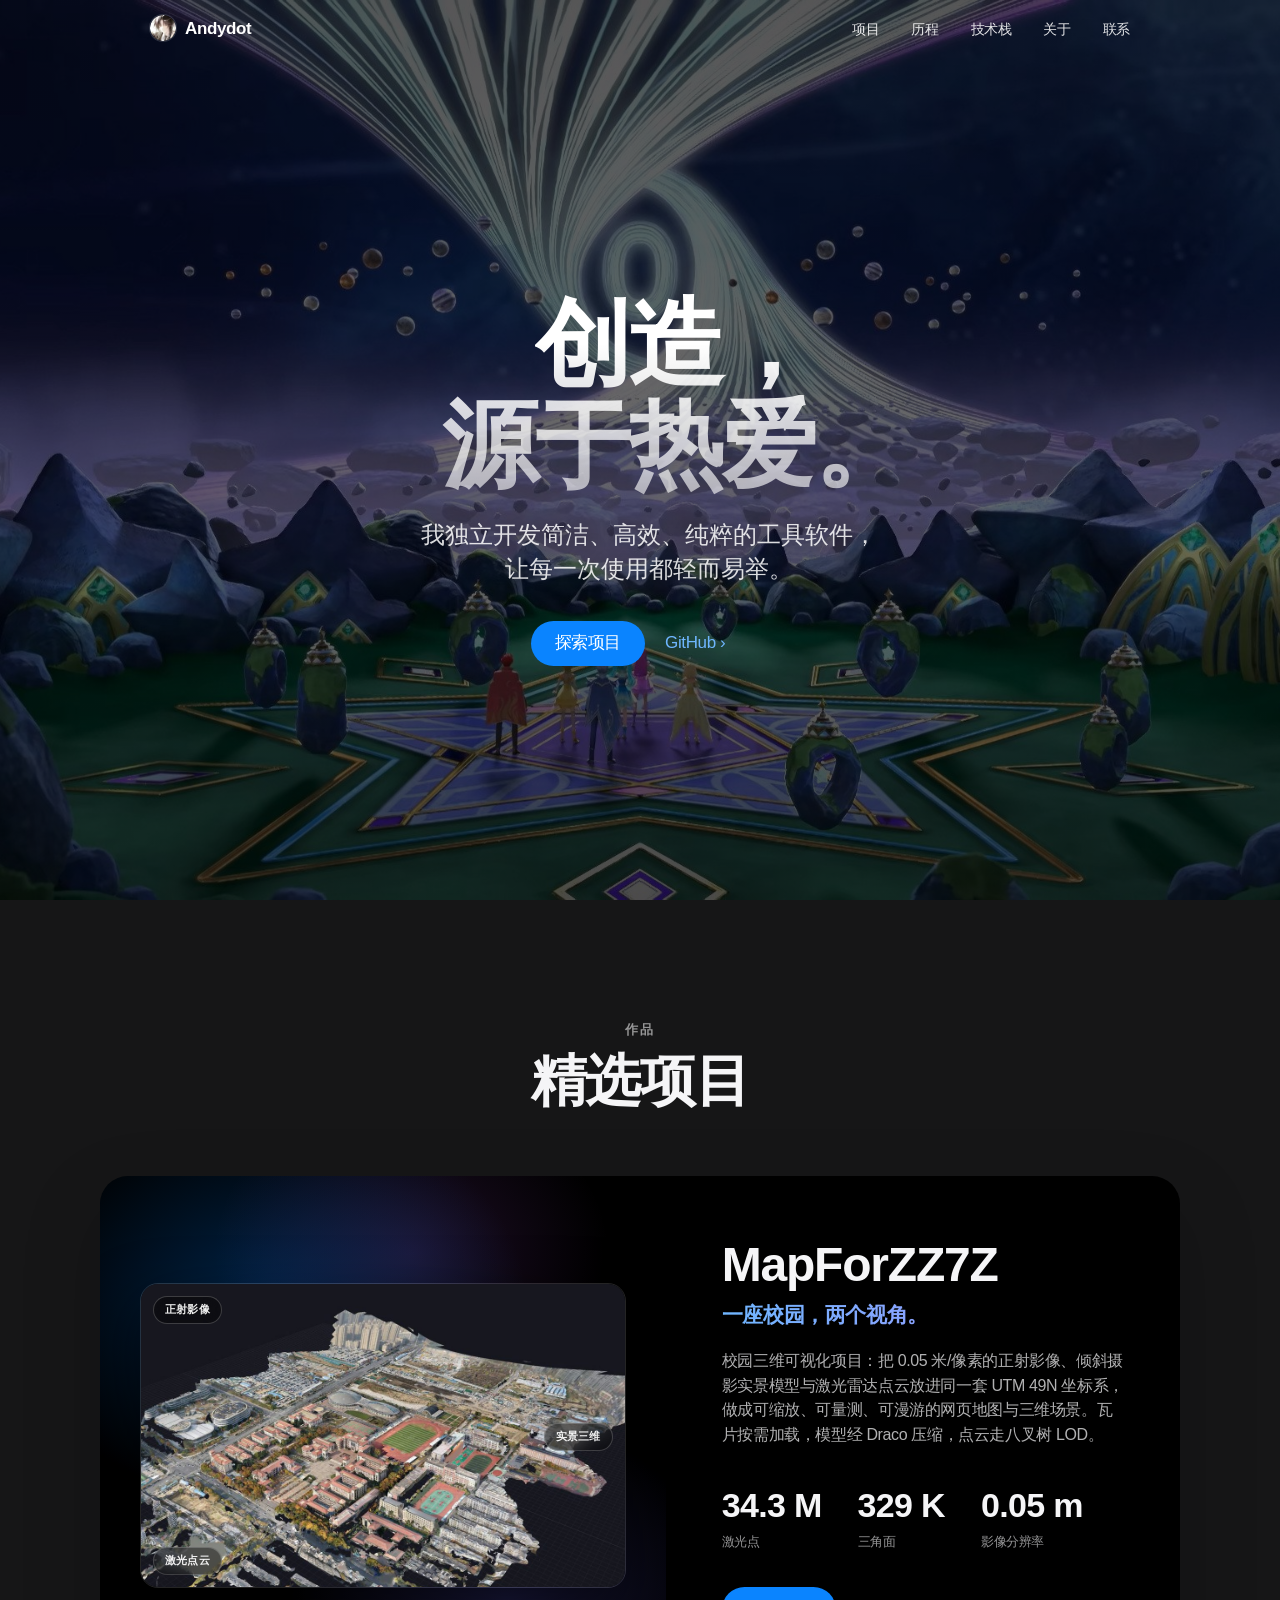
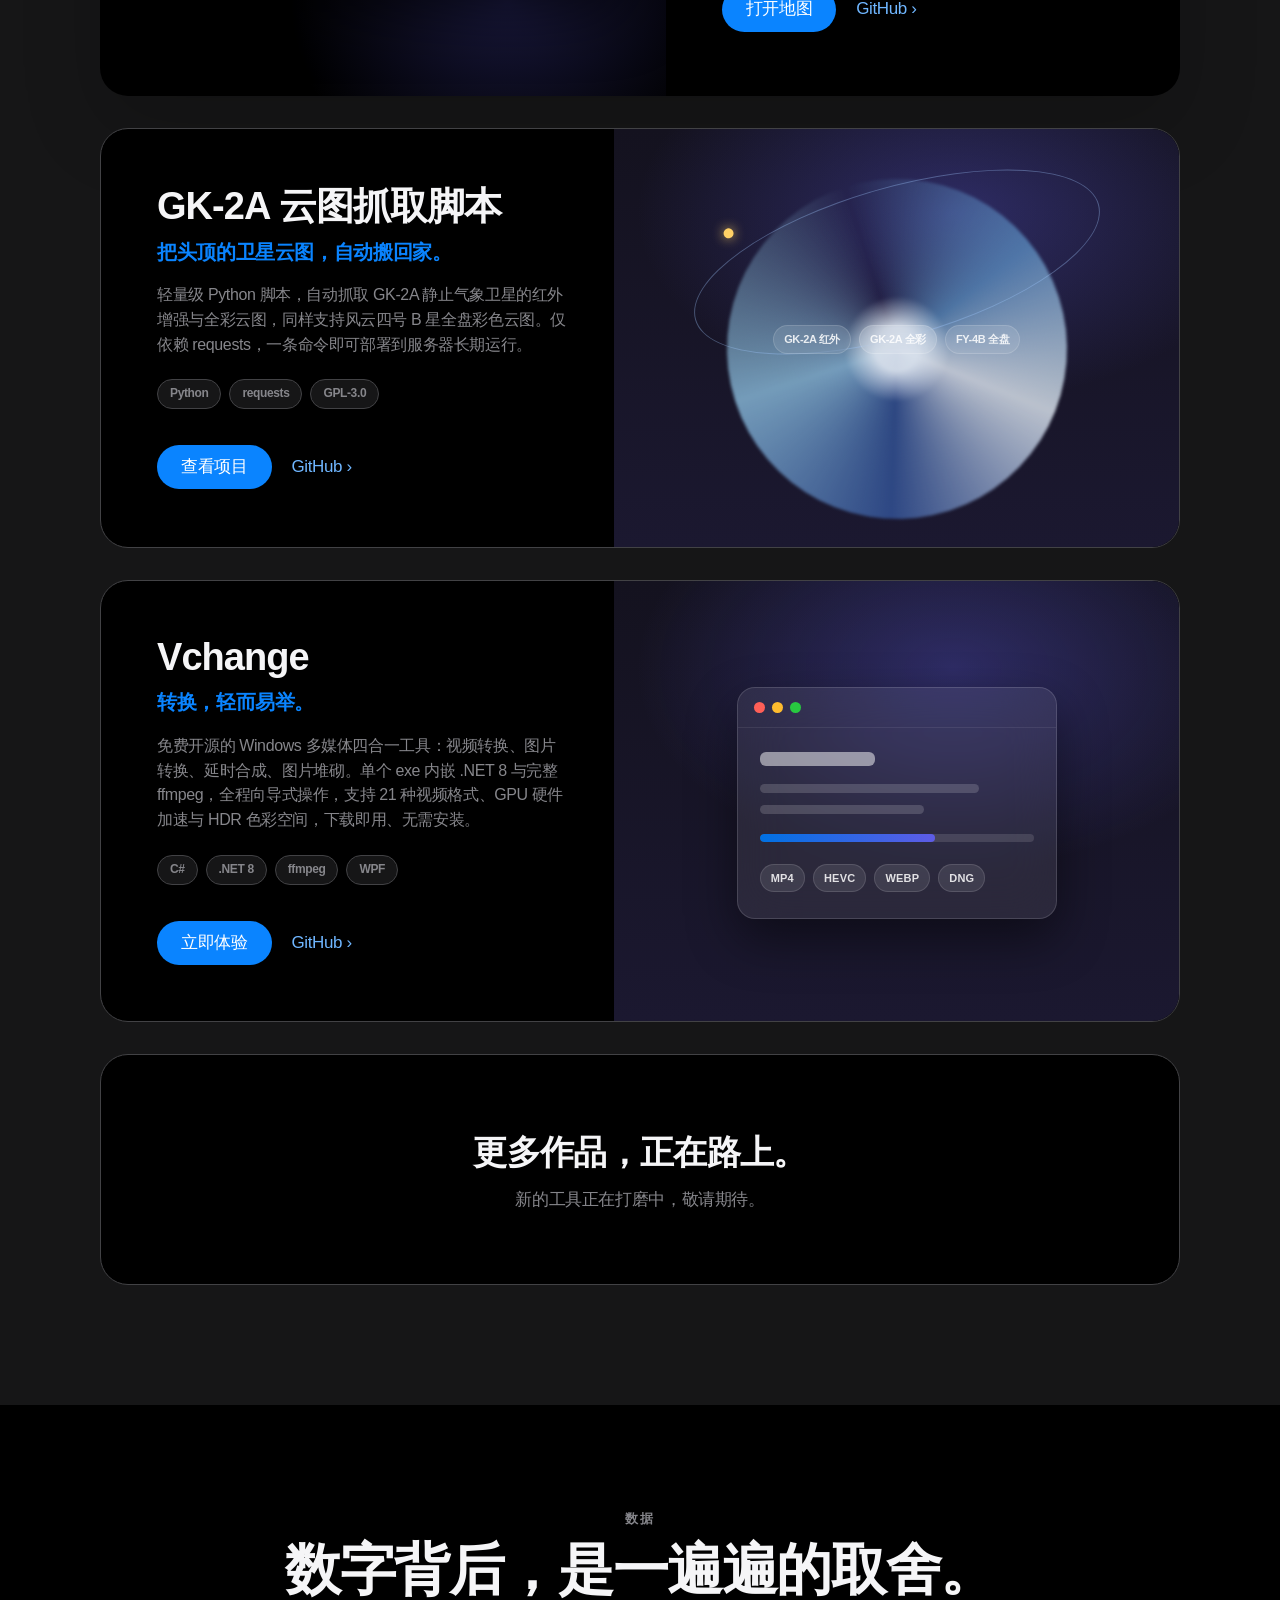
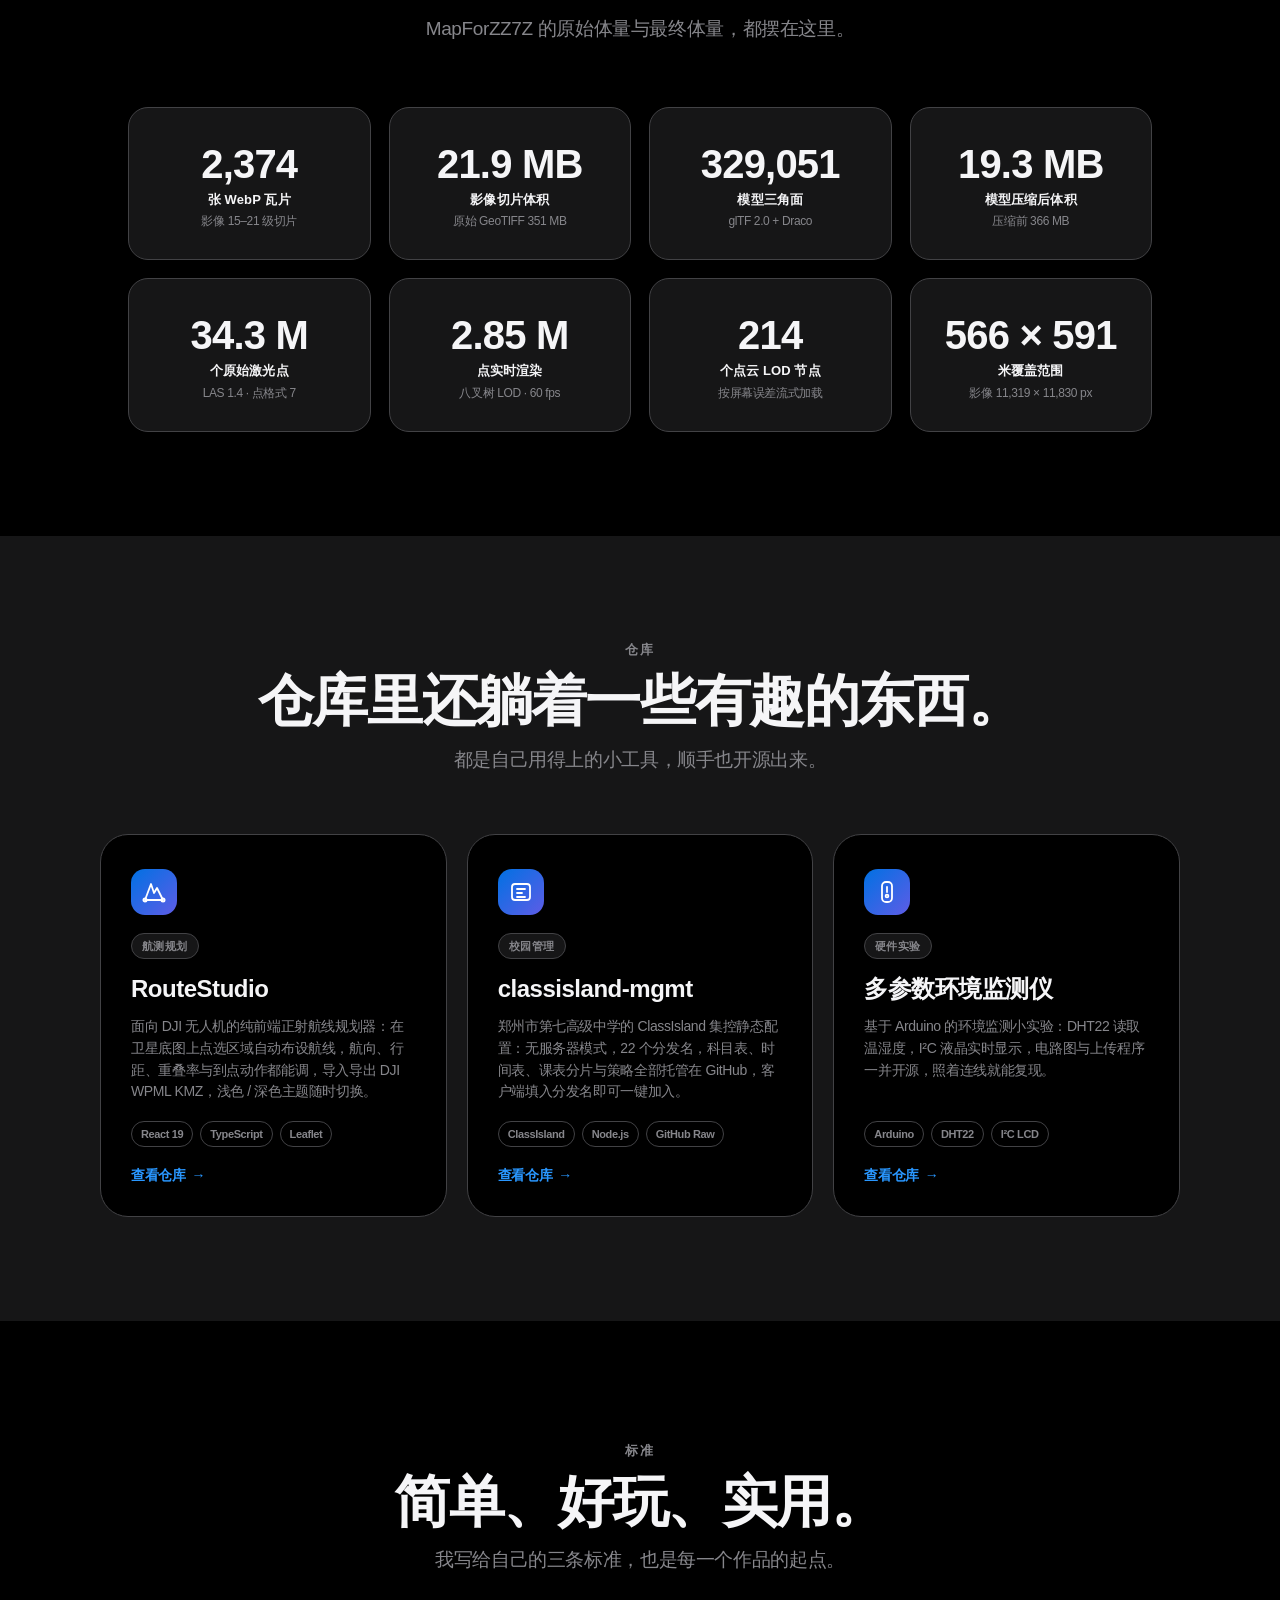
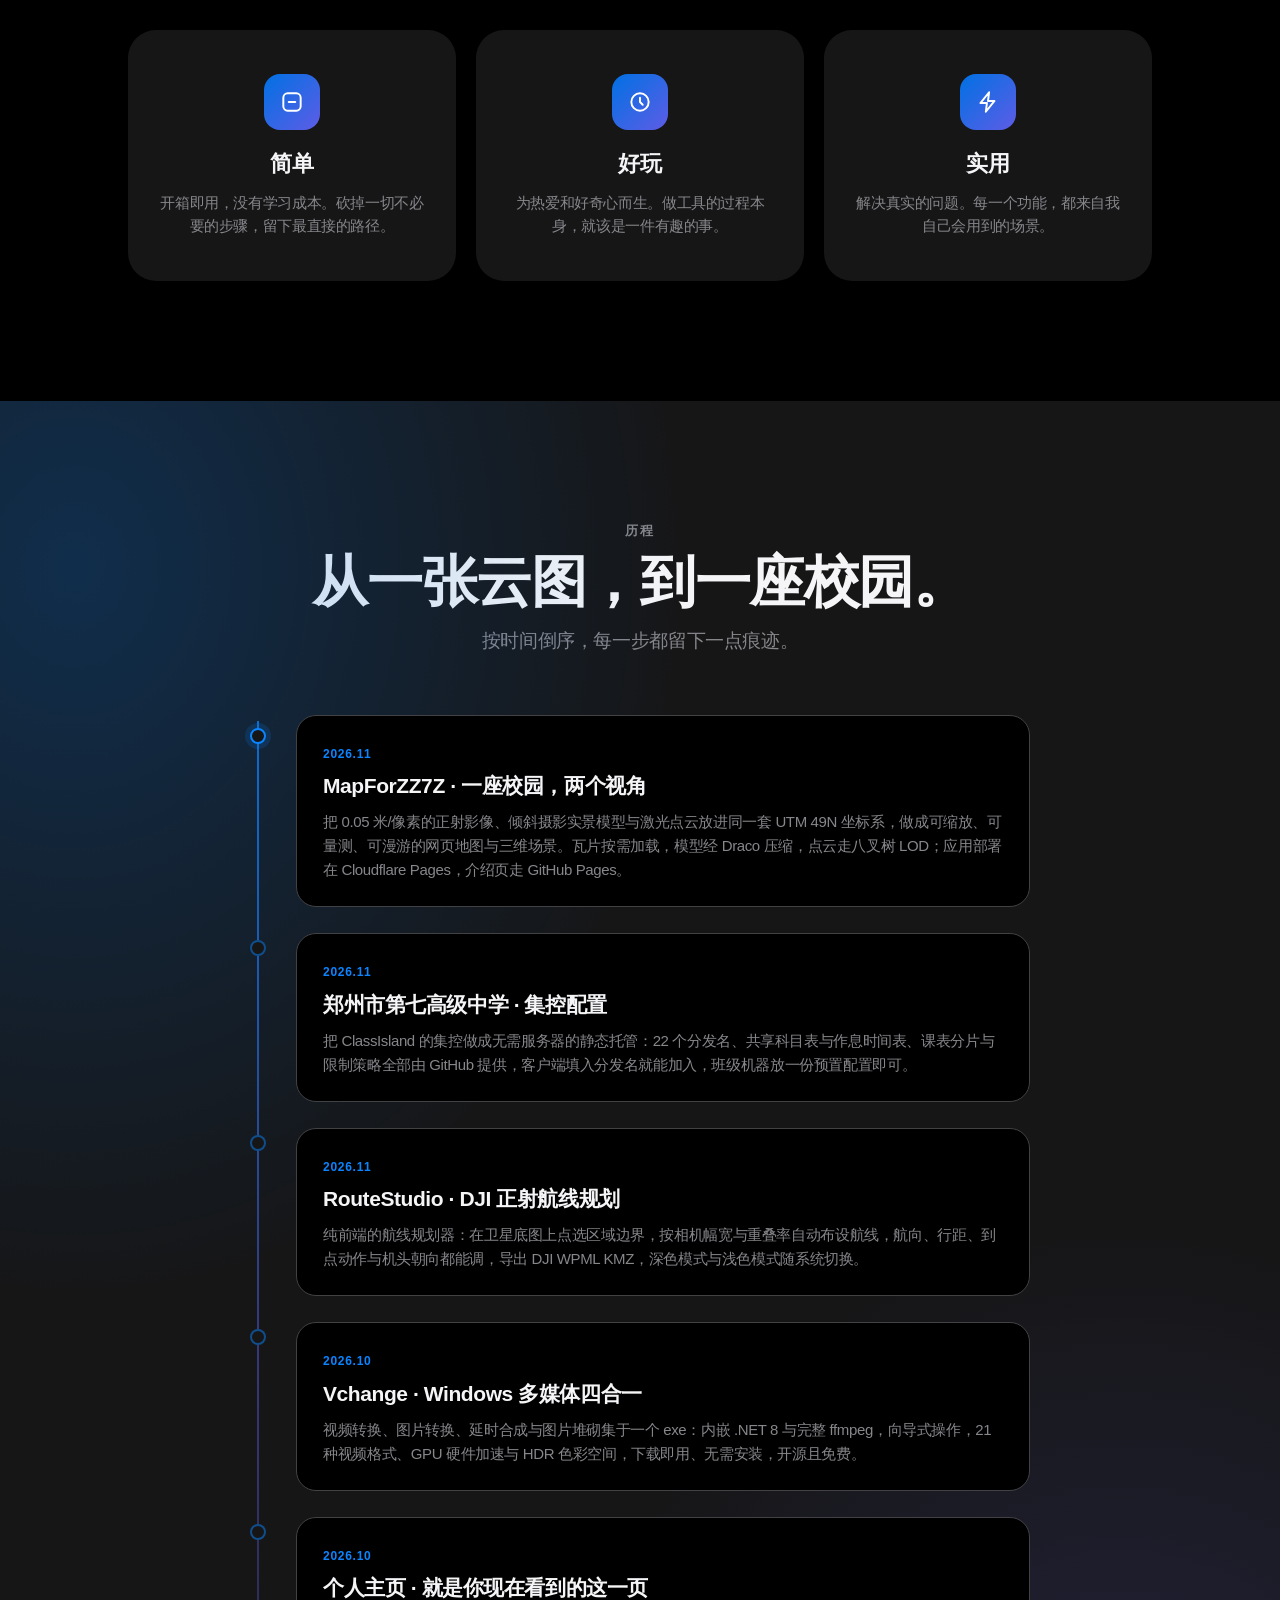
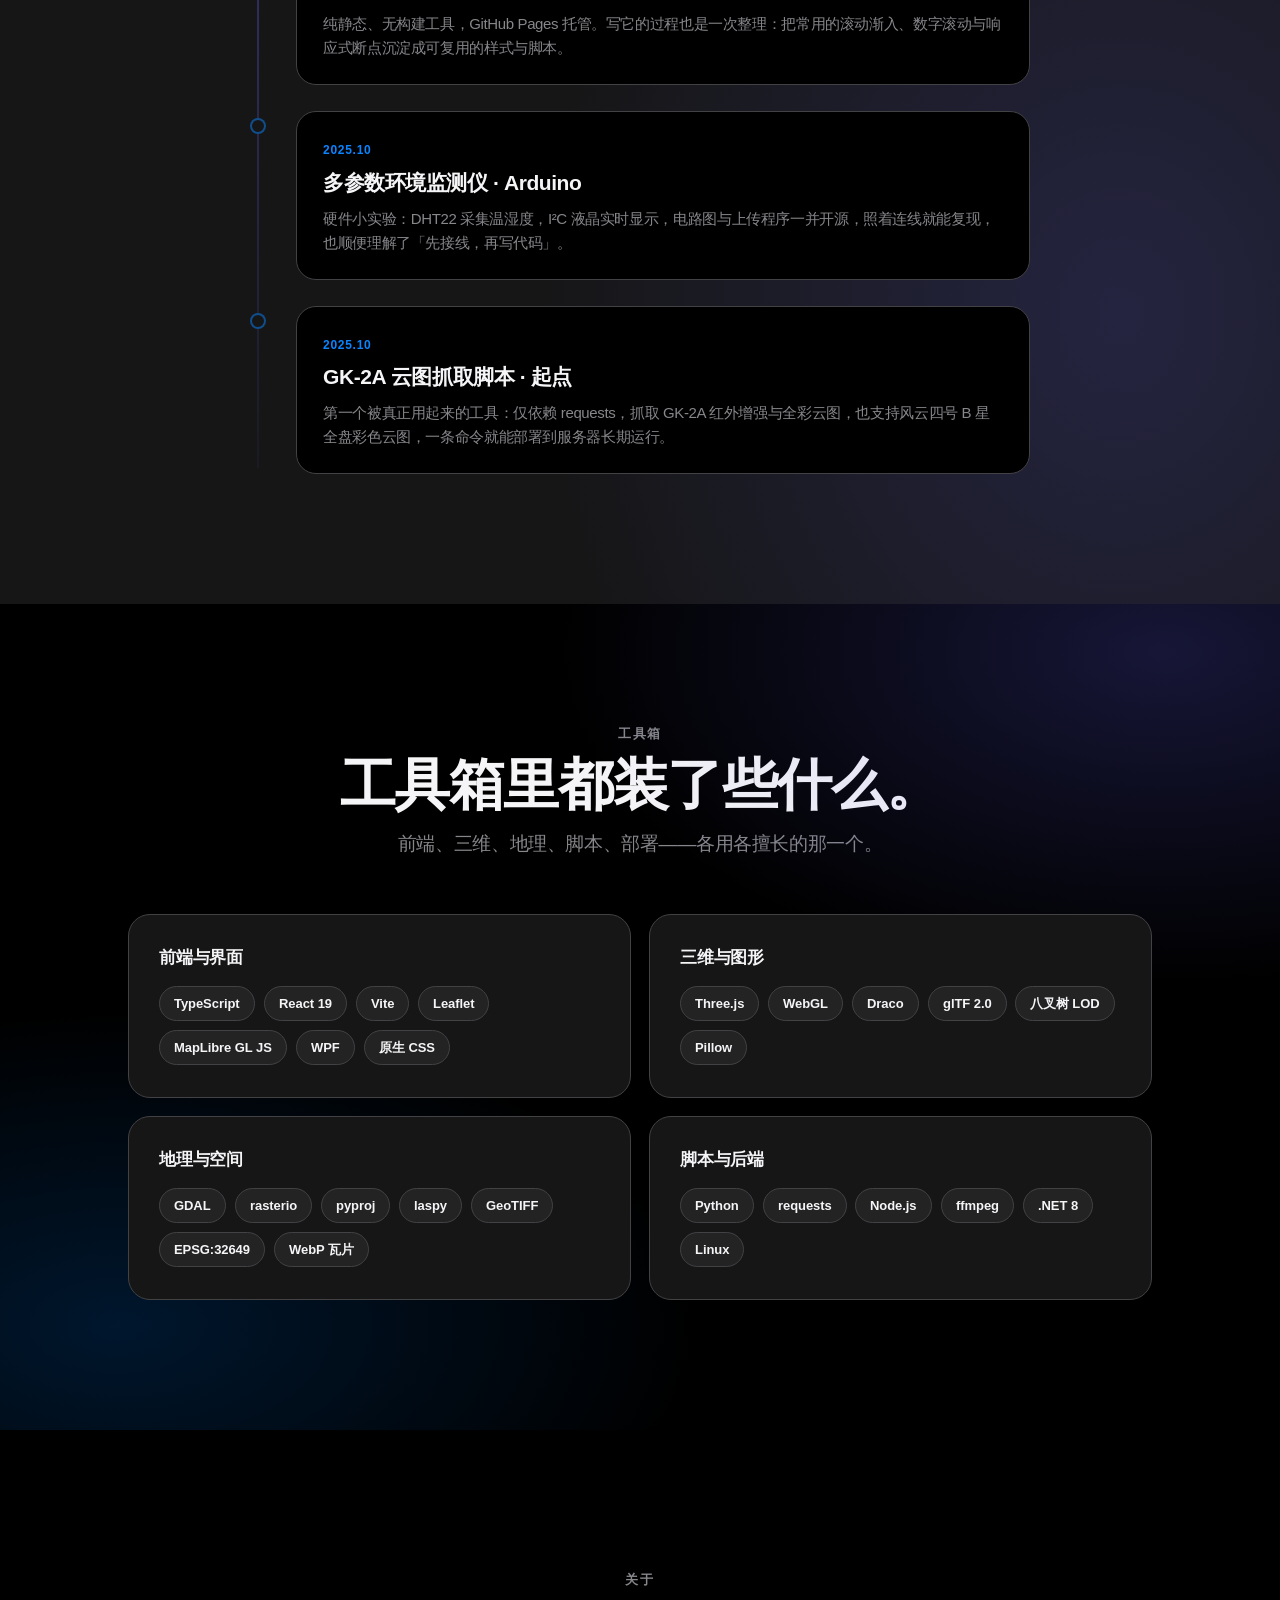
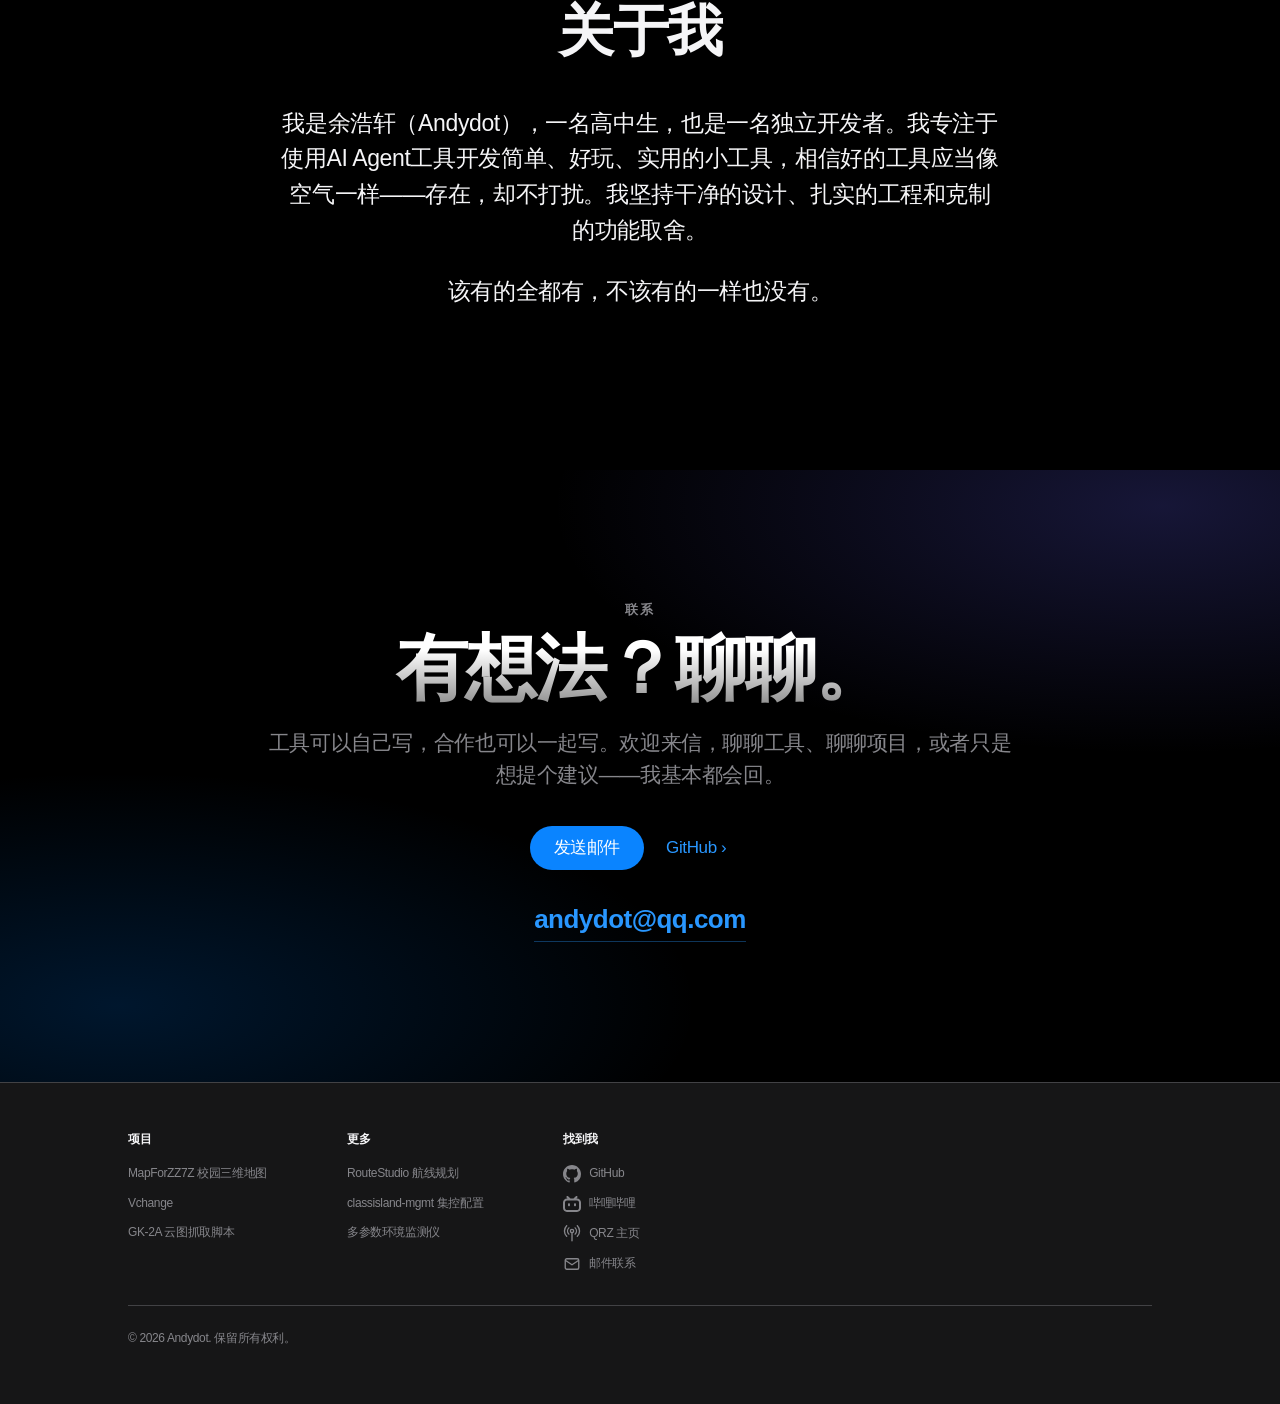
<file: docs/index.html>
<!DOCTYPE html>
<html lang="zh-CN">
<head>
<meta charset="UTF-8">
<meta name="viewport" content="width=device-width, initial-scale=1.0">
<meta name="theme-color" content="#000000">
<title>Andydot — 简洁、纯粹的工具软件</title>
<meta name="description" content="Andydot 的作品集。高中生独立开发者，专注于简单、好玩、实用的小工具开发，代表作 MapForZZ7Z —— 正射影像、实景三维与激光点云融合的校园三维地图，Vchange —— Windows 视频转换、图片转换、延时合成与图片堆砌四合一工具，另有 RouteStudio 航线规划器与 GK-2A 云图抓取脚本。">
<meta property="og:title" content="Andydot — 简洁、纯粹的工具软件">
<meta property="og:description" content="独立开发简洁、高效、纯粹的工具软件，代表作 MapForZZ7Z 校园三维地图 · Vchange 视频 · 图片 · 延时 · 堆砌四合一。">
<meta property="og:url" content="https://justice0418.qd.je/">
<link rel="preconnect" href="https://gh-proxy.com">
<link rel="icon" href="images/favicon.png?v=2" type="image/png" sizes="64x64">
<link rel="apple-touch-icon" href="images/logo-512.png?v=2">
<link rel="stylesheet" href="style.css">
</head>
<body>

<a class="skip-link" href="#main">跳转到主要内容</a>

<!-- 导航 -->
<header class="nav" id="nav">
  <nav class="nav-inner" aria-label="主导航">
    <a class="nav-logo" href="#top" aria-label="Andydot 首页">
      <img class="nav-logo-img" src="images/logo.png?v=2" alt="" width="26" height="26">
      Andydot
    </a>
    <button class="nav-toggle" id="navToggle" aria-label="打开菜单" aria-expanded="false">
      <span></span><span></span>
    </button>
    <ul class="nav-links" id="navLinks">
      <li><a href="#work">项目</a></li>
      <li><a href="#timeline">历程</a></li>
      <li><a href="#tech">技术栈</a></li>
      <li><a href="#about">关于</a></li>
      <li><a href="#contact">联系</a></li>
    </ul>
  </nav>
</header>

<main id="main">

<!-- 首屏 -->
<section class="hero" id="top">
  <div class="hero-inner">
    <h1><span class="hero-line">创造，</span><br class="hero-br"><span class="hero-line">源于热爱。</span></h1>
    <p class="hero-sub reveal">我独立开发简洁、高效、纯粹的工具软件，<br>让每一次使用都轻而易举。</p>
    <div class="hero-links reveal">
      <a class="btn btn-primary" href="#work">探索项目</a>
      <a class="btn btn-ghost" href="https://github.com/Andydot-ui" target="_blank" rel="noopener">GitHub ›</a>
    </div>
  </div>
</section>

<!-- 精选项目：MapForZZ7Z -->
<section class="feature" id="work">
  <div class="section-head reveal">
    <p class="kicker">作品</p>
    <h2>精选项目</h2>
  </div>

  <article class="feature-card reveal geo-card">
    <div class="feature-media" aria-hidden="true">
      <div class="geo-glow"></div>
      <div class="geo-frame">
        <img src="images/map-3d.jpg" width="1200" height="750" alt="">
        <div class="geo-chip geo-chip-1">正射影像</div>
        <div class="geo-chip geo-chip-2">实景三维</div>
        <div class="geo-chip geo-chip-3">激光点云</div>
        <a class="geo-shot-link" href="https://andydot.dpdns.org/map" target="_blank" rel="noopener" aria-label="打开 MapForZZ7Z 地图"></a>
      </div>
    </div>
    <div class="feature-copy">
      <h3>MapForZZ7Z</h3>
      <p class="feature-tagline">一座校园，两个视角。</p>
      <p class="feature-desc">校园三维可视化项目：把 0.05 米/像素的正射影像、倾斜摄影实景模型与激光雷达点云放进同一套 UTM 49N 坐标系，做成可缩放、可量测、可漫游的网页地图与三维场景。瓦片按需加载，模型经 Draco 压缩，点云走八叉树 LOD。</p>
      <div class="feature-stats">
        <div><strong>34.3 M</strong><span>激光点</span></div>
        <div><strong>329 K</strong><span>三角面</span></div>
        <div><strong>0.05 m</strong><span>影像分辨率</span></div>
      </div>
      <div class="feature-actions">
        <a class="btn btn-primary" href="https://andydot.dpdns.org/map" target="_blank" rel="noopener">打开地图</a>
        <a class="btn btn-ghost" href="https://github.com/Andydot-ui/MapForZZ7Z" target="_blank" rel="noopener">GitHub ›</a>
      </div>
    </div>
  </article>

  <article class="project-card reveal">
    <div class="project-copy">
      <h3>GK-2A 云图抓取脚本</h3>
      <p class="project-tagline">把头顶的卫星云图，自动搬回家。</p>
      <p class="project-desc">轻量级 Python 脚本，自动抓取 GK-2A 静止气象卫星的红外增强与全彩云图，同样支持风云四号 B 星全盘彩色云图。仅依赖 requests，一条命令即可部署到服务器长期运行。</p>
      <div class="project-chips">
        <span>Python</span><span>requests</span><span>GPL-3.0</span>
      </div>
      <div class="feature-actions">
        <a class="btn btn-primary" href="https://andydot-ui.github.io/GK-2A-Infrared-Cloud-Image-Automatic-Scraping-Script/" target="_blank" rel="noopener">查看项目</a>
        <a class="btn btn-ghost" href="https://github.com/Andydot-ui/GK-2A-Infrared-Cloud-Image-Automatic-Scraping-Script" target="_blank" rel="noopener">GitHub ›</a>
      </div>
    </div>
    <div class="sat-visual" aria-hidden="true">
      <div class="sat-storm"></div>
      <div class="sat-orbit"></div>
      <div class="sat-chips">
        <span>GK-2A 红外</span><span>GK-2A 全彩</span><span>FY-4B 全盘</span>
      </div>
    </div>
  </article>

  <article class="project-card reveal">
    <div class="project-copy">
      <h3>Vchange</h3>
      <p class="project-tagline">转换，轻而易举。</p>
      <p class="project-desc">免费开源的 Windows 多媒体四合一工具：视频转换、图片转换、延时合成、图片堆砌。单个 exe 内嵌 .NET 8 与完整 ffmpeg，全程向导式操作，支持 21 种视频格式、GPU 硬件加速与 HDR 色彩空间，下载即用、无需安装。</p>
      <div class="project-chips">
        <span>C#</span><span>.NET 8</span><span>ffmpeg</span><span>WPF</span>
      </div>
      <div class="feature-actions">
        <a class="btn btn-primary" href="https://andydot-ui.github.io/Vchange/" target="_blank" rel="noopener">立即体验</a>
        <a class="btn btn-ghost" href="https://github.com/Andydot-ui/Vchange" target="_blank" rel="noopener">GitHub ›</a>
      </div>
    </div>
    <div class="sat-visual" aria-hidden="true">
      <div class="feature-window">
        <div class="feature-window-bar">
          <span></span><span></span><span></span>
        </div>
        <div class="feature-window-body">
          <div class="fw-row fw-title"></div>
          <div class="fw-row fw-line w80"></div>
          <div class="fw-row fw-line w60"></div>
          <div class="fw-progress"><span></span></div>
          <div class="fw-chips">
            <span>MP4</span><span>HEVC</span><span>WEBP</span><span>DNG</span>
          </div>
        </div>
      </div>
    </div>
  </article>

  <div class="more-card reveal">
    <h3>更多作品，正在路上。</h3>
    <p>新的工具正在打磨中，敬请期待。</p>
  </div>
</section>

<!-- 数据一览 -->
<section class="stats" id="data">
  <div class="section-head reveal">
    <p class="kicker">数据</p>
    <h2>数字背后，是一遍遍的取舍。</h2>
    <p class="section-sub">MapForZZ7Z 的原始体量与最终体量，都摆在这里。</p>
  </div>
  <div class="stats-grid">
    <div class="stat reveal">
      <b><span data-count="2374">0</span></b>
      <span>张 WebP 瓦片</span>
      <em>影像 15–21 级切片</em>
    </div>
    <div class="stat reveal">
      <b><span data-count="21.9" data-dec="1">0</span> MB</b>
      <span>影像切片体积</span>
      <em>原始 GeoTIFF 351 MB</em>
    </div>
    <div class="stat reveal">
      <b><span data-count="329051">0</span></b>
      <span>模型三角面</span>
      <em>glTF 2.0 + Draco</em>
    </div>
    <div class="stat reveal">
      <b><span data-count="19.3" data-dec="1">0</span> MB</b>
      <span>模型压缩后体积</span>
      <em>压缩前 366 MB</em>
    </div>
    <div class="stat reveal">
      <b><span data-count="34.3" data-dec="1">0</span> M</b>
      <span>个原始激光点</span>
      <em>LAS 1.4 · 点格式 7</em>
    </div>
    <div class="stat reveal">
      <b><span data-count="2.85" data-dec="2">0</span> M</b>
      <span>点实时渲染</span>
      <em>八叉树 LOD · 60 fps</em>
    </div>
    <div class="stat reveal">
      <b><span data-count="214">0</span></b>
      <span>个点云 LOD 节点</span>
      <em>按屏幕误差流式加载</em>
    </div>
    <div class="stat reveal">
      <b>566 × 591</b>
      <span>米覆盖范围</span>
      <em>影像 11,319 × 11,830 px</em>
    </div>
  </div>
</section>

<!-- 更多项目 -->
<section class="more-projects" id="more">
  <div class="section-head reveal">
    <p class="kicker">仓库</p>
    <h2>仓库里还躺着一些有趣的东西。</h2>
    <p class="section-sub">都是自己用得上的小工具，顺手也开源出来。</p>
  </div>
  <div class="more-grid">
    <a class="more-item reveal tilt" href="https://github.com/Andydot-ui/RouteStudio" target="_blank" rel="noopener">
      <div class="more-inner">
        <span class="more-icon">
          <svg viewBox="0 0 24 24" width="24" height="24" fill="none" stroke="currentColor" stroke-width="1.8" stroke-linecap="round" stroke-linejoin="round" aria-hidden="true"><path d="M3 20l6-16 3 9 3-5 6 12z"/><circle cx="3" cy="20" r="1.6"/><circle cx="21" cy="20" r="1.6"/></svg>
        </span>
        <span class="more-tag">航测规划</span>
        <h3>RouteStudio</h3>
        <p>面向 DJI 无人机的纯前端正射航线规划器：在卫星底图上点选区域自动布设航线，航向、行距、重叠率与到点动作都能调，导入导出 DJI WPML KMZ，浅色 / 深色主题随时切换。</p>
        <div class="more-meta"><span>React 19</span><span>TypeScript</span><span>Leaflet</span></div>
        <span class="more-link">查看仓库 <span class="arrow">→</span></span>
      </div>
    </a>
    <a class="more-item reveal tilt" href="https://github.com/Andydot-ui/classisland-mgmt" target="_blank" rel="noopener">
      <div class="more-inner">
        <span class="more-icon">
          <svg viewBox="0 0 24 24" width="24" height="24" fill="none" stroke="currentColor" stroke-width="1.8" stroke-linecap="round" stroke-linejoin="round" aria-hidden="true"><rect x="3" y="4" width="18" height="16" rx="3"/><path d="M8 9h8M8 13h5M8 17h8"/></svg>
        </span>
        <span class="more-tag">校园管理</span>
        <h3>classisland-mgmt</h3>
        <p>郑州市第七高级中学的 ClassIsland 集控静态配置：无服务器模式，22 个分发名，科目表、时间表、课表分片与策略全部托管在 GitHub，客户端填入分发名即可一键加入。</p>
        <div class="more-meta"><span>ClassIsland</span><span>Node.js</span><span>GitHub Raw</span></div>
        <span class="more-link">查看仓库 <span class="arrow">→</span></span>
      </div>
    </a>
    <a class="more-item reveal tilt" href="https://github.com/Andydot-ui/Multi-parameter-Environmental-Monitor-Based-on-Arduino" target="_blank" rel="noopener">
      <div class="more-inner">
        <span class="more-icon">
          <svg viewBox="0 0 24 24" width="24" height="24" fill="none" stroke="currentColor" stroke-width="1.8" stroke-linecap="round" stroke-linejoin="round" aria-hidden="true"><rect x="7" y="2" width="10" height="20" rx="4"/><path d="M12 7v5"/><circle cx="12" cy="16" r="1.4"/></svg>
        </span>
        <span class="more-tag">硬件实验</span>
        <h3>多参数环境监测仪</h3>
        <p>基于 Arduino 的环境监测小实验：DHT22 读取温湿度，I²C 液晶实时显示，电路图与上传程序一并开源，照着连线就能复现。</p>
        <div class="more-meta"><span>Arduino</span><span>DHT22</span><span>I²C LCD</span></div>
        <span class="more-link">查看仓库 <span class="arrow">→</span></span>
      </div>
    </a>
  </div>
</section>

<!-- 信条 -->
<section class="values" id="values">
  <div class="section-head reveal">
    <p class="kicker">标准</p>
    <h2>简单、好玩、实用。</h2>
    <p class="section-sub">我写给自己的三条标准，也是每一个作品的起点。</p>
  </div>
  <div class="values-grid">
    <div class="value-item reveal">
      <div class="value-icon">
        <svg viewBox="0 0 24 24" width="26" height="26" fill="none" stroke="currentColor" stroke-width="1.8" stroke-linecap="round" stroke-linejoin="round" aria-hidden="true"><rect x="4" y="4" width="16" height="16" rx="4"/><path d="M9 12h6"/></svg>
      </div>
      <h3>简单</h3>
      <p>开箱即用，没有学习成本。砍掉一切不必要的步骤，留下最直接的路径。</p>
    </div>
    <div class="value-item reveal">
      <div class="value-icon">
        <svg viewBox="0 0 24 24" width="26" height="26" fill="none" stroke="currentColor" stroke-width="1.8" stroke-linecap="round" stroke-linejoin="round" aria-hidden="true"><circle cx="12" cy="12" r="8"/><path d="M12 8v4l2.5 2.5"/></svg>
      </div>
      <h3>好玩</h3>
      <p>为热爱和好奇心而生。做工具的过程本身，就该是一件有趣的事。</p>
    </div>
    <div class="value-item reveal">
      <div class="value-icon">
        <svg viewBox="0 0 24 24" width="26" height="26" fill="none" stroke="currentColor" stroke-width="1.8" stroke-linecap="round" stroke-linejoin="round" aria-hidden="true"><path d="M13 3L5 13h6l-1 8 8-10h-6z"/></svg>
      </div>
      <h3>实用</h3>
      <p>解决真实的问题。每一个功能，都来自我自己会用到的场景。</p>
    </div>
  </div>
</section>

<!-- 开发时间线 -->
<section class="timeline" id="timeline">
  <div class="section-glow" aria-hidden="true"></div>
  <div class="section-head reveal">
    <p class="kicker">历程</p>
    <h2>从一张云图，到一座校园。</h2>
    <p class="section-sub">按时间倒序，每一步都留下一点痕迹。</p>
  </div>
  <ol class="tl-list reveal">
    <li class="tl-item" style="--i:0">
      <span class="tl-dot" aria-hidden="true"></span>
      <div class="tl-card">
        <span class="tl-date">2026.11</span>
        <h3>MapForZZ7Z · 一座校园，两个视角</h3>
        <p>把 0.05 米/像素的正射影像、倾斜摄影实景模型与激光点云放进同一套 UTM 49N 坐标系，做成可缩放、可量测、可漫游的网页地图与三维场景。瓦片按需加载，模型经 Draco 压缩，点云走八叉树 LOD；应用部署在 Cloudflare Pages，介绍页走 GitHub Pages。</p>
      </div>
    </li>
    <li class="tl-item" style="--i:1">
      <span class="tl-dot" aria-hidden="true"></span>
      <div class="tl-card">
        <span class="tl-date">2026.11</span>
        <h3>郑州市第七高级中学 · 集控配置</h3>
        <p>把 ClassIsland 的集控做成无需服务器的静态托管：22 个分发名、共享科目表与作息时间表、课表分片与限制策略全部由 GitHub 提供，客户端填入分发名就能加入，班级机器放一份预置配置即可。</p>
      </div>
    </li>
    <li class="tl-item" style="--i:2">
      <span class="tl-dot" aria-hidden="true"></span>
      <div class="tl-card">
        <span class="tl-date">2026.11</span>
        <h3>RouteStudio · DJI 正射航线规划</h3>
        <p>纯前端的航线规划器：在卫星底图上点选区域边界，按相机幅宽与重叠率自动布设航线，航向、行距、到点动作与机头朝向都能调，导出 DJI WPML KMZ，深色模式与浅色模式随系统切换。</p>
      </div>
    </li>
    <li class="tl-item" style="--i:3">
      <span class="tl-dot" aria-hidden="true"></span>
      <div class="tl-card">
        <span class="tl-date">2026.10</span>
        <h3>Vchange · Windows 多媒体四合一</h3>
        <p>视频转换、图片转换、延时合成与图片堆砌集于一个 exe：内嵌 .NET 8 与完整 ffmpeg，向导式操作，21 种视频格式、GPU 硬件加速与 HDR 色彩空间，下载即用、无需安装，开源且免费。</p>
      </div>
    </li>
    <li class="tl-item" style="--i:4">
      <span class="tl-dot" aria-hidden="true"></span>
      <div class="tl-card">
        <span class="tl-date">2026.10</span>
        <h3>个人主页 · 就是你现在看到的这一页</h3>
        <p>纯静态、无构建工具，GitHub Pages 托管。写它的过程也是一次整理：把常用的滚动渐入、数字滚动与响应式断点沉淀成可复用的样式与脚本。</p>
      </div>
    </li>
    <li class="tl-item" style="--i:5">
      <span class="tl-dot" aria-hidden="true"></span>
      <div class="tl-card">
        <span class="tl-date">2025.10</span>
        <h3>多参数环境监测仪 · Arduino</h3>
        <p>硬件小实验：DHT22 采集温湿度，I²C 液晶实时显示，电路图与上传程序一并开源，照着连线就能复现，也顺便理解了「先接线，再写代码」。</p>
      </div>
    </li>
    <li class="tl-item" style="--i:6">
      <span class="tl-dot" aria-hidden="true"></span>
      <div class="tl-card">
        <span class="tl-date">2025.10</span>
        <h3>GK-2A 云图抓取脚本 · 起点</h3>
        <p>第一个被真正用起来的工具：仅依赖 requests，抓取 GK-2A 红外增强与全彩云图，也支持风云四号 B 星全盘彩色云图，一条命令就能部署到服务器长期运行。</p>
      </div>
    </li>
  </ol>
</section>

<!-- 技术栈 -->
<section class="tech" id="tech">
  <div class="section-glow section-glow-alt" aria-hidden="true"></div>
  <div class="section-head reveal">
    <p class="kicker">工具箱</p>
    <h2>工具箱里都装了些什么。</h2>
    <p class="section-sub">前端、三维、地理、脚本、部署——各用各擅长的那一个。</p>
  </div>
  <div class="tech-groups">
    <div class="tech-group reveal">
      <h3>前端与界面</h3>
      <div class="tech-tags">
        <span class="tech-tag" style="--i:0">TypeScript</span>
        <span class="tech-tag" style="--i:1">React 19</span>
        <span class="tech-tag" style="--i:2">Vite</span>
        <span class="tech-tag" style="--i:3">Leaflet</span>
        <span class="tech-tag" style="--i:4">MapLibre GL JS</span>
        <span class="tech-tag" style="--i:5">WPF</span>
        <span class="tech-tag" style="--i:6">原生 CSS</span>
      </div>
    </div>
    <div class="tech-group reveal">
      <h3>三维与图形</h3>
      <div class="tech-tags">
        <span class="tech-tag" style="--i:0">Three.js</span>
        <span class="tech-tag" style="--i:1">WebGL</span>
        <span class="tech-tag" style="--i:2">Draco</span>
        <span class="tech-tag" style="--i:3">glTF 2.0</span>
        <span class="tech-tag" style="--i:4">八叉树 LOD</span>
        <span class="tech-tag" style="--i:5">Pillow</span>
      </div>
    </div>
    <div class="tech-group reveal">
      <h3>地理与空间</h3>
      <div class="tech-tags">
        <span class="tech-tag" style="--i:0">GDAL</span>
        <span class="tech-tag" style="--i:1">rasterio</span>
        <span class="tech-tag" style="--i:2">pyproj</span>
        <span class="tech-tag" style="--i:3">laspy</span>
        <span class="tech-tag" style="--i:4">GeoTIFF</span>
        <span class="tech-tag" style="--i:5">EPSG:32649</span>
        <span class="tech-tag" style="--i:6">WebP 瓦片</span>
      </div>
    </div>
    <div class="tech-group reveal">
      <h3>脚本与后端</h3>
      <div class="tech-tags">
        <span class="tech-tag" style="--i:0">Python</span>
        <span class="tech-tag" style="--i:1">requests</span>
        <span class="tech-tag" style="--i:2">Node.js</span>
        <span class="tech-tag" style="--i:3">ffmpeg</span>
        <span class="tech-tag" style="--i:4">.NET 8</span>
        <span class="tech-tag" style="--i:5">Linux</span>
      </div>
    </div>
  </div>
</section>

<!-- 关于 -->
<section class="about" id="about">
  <div class="section-head reveal">
    <p class="kicker">关于</p>
    <h2>关于我</h2>
  </div>
  <div class="about-body reveal">
    <p>我是余浩轩（Andydot），一名高中生，也是一名独立开发者。我专注于使用AI Agent工具开发简单、好玩、实用的小工具，相信好的工具应当像空气一样——存在，却不打扰。我坚持干净的设计、扎实的工程和克制的功能取舍。</p>
    <p>该有的全都有，不该有的一样也没有。</p>
  </div>
</section>

<!-- 联系 -->
<section class="contact" id="contact">
  <div class="section-glow section-glow-alt" aria-hidden="true"></div>
  <div class="contact-inner">
    <p class="kicker reveal">联系</p>
    <h2 class="reveal">有想法？聊聊。</h2>
    <p class="lede reveal">工具可以自己写，合作也可以一起写。欢迎来信，聊聊工具、聊聊项目，或者只是想提个建议——我基本都会回。</p>
    <div class="contact-actions reveal">
      <a class="btn btn-primary" href="mailto:andydot@qq.com">发送邮件</a>
      <a class="btn btn-ghost" href="https://github.com/Andydot-ui" target="_blank" rel="noopener">GitHub ›</a>
    </div>
    <a class="contact-mail reveal" href="mailto:andydot@qq.com">andydot@qq.com</a>
  </div>
</section>

</main>

<!-- 页脚 -->
<footer class="footer">
  <div class="footer-inner">
    <div class="footer-cols">
      <div class="footer-col">
        <h4>项目</h4>
        <a href="https://andydot.dpdns.org/map" target="_blank" rel="noopener">MapForZZ7Z 校园三维地图</a>
        <a href="https://andydot-ui.github.io/Vchange/" target="_blank" rel="noopener">Vchange</a>
        <a href="https://andydot-ui.github.io/GK-2A-Infrared-Cloud-Image-Automatic-Scraping-Script/" target="_blank" rel="noopener">GK-2A 云图抓取脚本</a>
      </div>
      <div class="footer-col">
        <h4>更多</h4>
        <a href="https://github.com/Andydot-ui/RouteStudio" target="_blank" rel="noopener">RouteStudio 航线规划</a>
        <a href="https://github.com/Andydot-ui/classisland-mgmt" target="_blank" rel="noopener">classisland-mgmt 集控配置</a>
        <a href="https://github.com/Andydot-ui/Multi-parameter-Environmental-Monitor-Based-on-Arduino" target="_blank" rel="noopener">多参数环境监测仪</a>
      </div>
      <div class="footer-col">
        <h4>找到我</h4>
        <a class="footer-social" href="https://github.com/Andydot-ui" target="_blank" rel="noopener">
          <svg viewBox="0 0 16 16" width="18" height="18" fill="currentColor" aria-hidden="true"><path d="M8 0C3.58 0 0 3.58 0 8c0 3.54 2.29 6.53 5.47 7.59.4.07.55-.17.55-.38 0-.19-.01-.82-.01-1.49-2.01.37-2.53-.49-2.69-.94-.09-.23-.48-.94-.82-1.13-.28-.15-.68-.52-.01-.53.63-.01 1.08.58 1.23.82.72 1.21 1.87.87 2.33.66.07-.52.28-.87.51-1.07-1.78-.2-3.64-.89-3.64-3.95 0-.87.31-1.59.82-2.15-.08-.2-.36-1.02.08-2.12 0 0 .67-.21 2.2.82.64-.18 1.32-.27 2-.27s1.36.09 2 .27c1.53-1.04 2.2-.82 2.2-.82.44 1.1.16 1.92.08 2.12.51.56.82 1.27.82 2.15 0 3.07-1.87 3.75-3.65 3.95.29.25.54.73.54 1.48 0 1.07-.01 1.93-.01 2.2 0 .21.15.46.55.38A8.01 8.01 0 0 0 16 8c0-4.42-3.58-8-8-8z"/></svg>
          GitHub
        </a>
        <a class="footer-social" href="https://space.bilibili.com/1205310818" target="_blank" rel="noopener">
          <svg viewBox="0 0 24 24" width="18" height="18" fill="currentColor" aria-hidden="true"><path d="M17.813 4.653h.854c1.51.054 2.769.578 3.773 1.574 1.004.995 1.524 2.249 1.56 3.76v7.36c-.036 1.51-.556 2.769-1.56 3.773s-2.262 1.524-3.773 1.56H5.333c-1.51-.036-2.769-.556-3.773-1.56S.036 18.858 0 17.347v-7.36c.036-1.511.556-2.765 1.56-3.76 1.004-.996 2.262-1.52 3.773-1.574h.774l-1.174-1.12a1.234 1.234 0 0 1-.373-.906c0-.356.124-.658.373-.907l.027-.027c.267-.249.573-.373.92-.373.347 0 .653.124.92.373L9.653 4.44c.071.071.134.142.187.213h4.267a.836.836 0 0 1 .16-.213l2.853-2.747c.267-.249.573-.373.92-.373.347 0 .662.151.929.4.267.249.391.551.391.907 0 .355-.124.657-.373.906zM5.333 7.24c-.746.018-1.373.276-1.88.773-.506.498-.769 1.13-.786 1.894v7.52c.017.764.28 1.395.786 1.893.507.498 1.134.756 1.88.773h13.334c.746-.017 1.373-.275 1.88-.773.506-.498.769-1.129.786-1.893v-7.52c-.017-.765-.28-1.396-.786-1.894-.507-.497-1.134-.755-1.88-.773zM8 11.107c.373 0 .684.124.933.373.25.249.383.569.4.96v1.173c-.017.391-.15.711-.4.96-.249.25-.56.374-.933.374s-.684-.125-.933-.374c-.25-.249-.383-.569-.4-.96V12.44c0-.373.129-.689.386-.947.258-.257.574-.386.947-.386zm8 0c.373 0 .684.124.933.373.25.249.383.569.4.96v1.173c-.017.391-.15.711-.4.96-.249.25-.56.374-.933.374s-.684-.125-.933-.374c-.25-.249-.383-.569-.4-.96V12.44c0-.373.129-.689.386-.947.258-.257.574-.386.947-.386z"/></svg>
          哔哩哔哩
        </a>
        <a class="footer-social" href="https://www.qrz.com/db/BD6KGB" target="_blank" rel="noopener">
          <svg viewBox="0 0 24 24" width="18" height="18" fill="none" stroke="currentColor" stroke-width="1.8" stroke-linecap="round" aria-hidden="true"><path d="M12 10v11"/><circle cx="12" cy="8" r="2.2"/><path d="M7.8 12.2a6 6 0 0 1 0-8.4M16.2 3.8a6 6 0 0 1 0 8.4M4.9 15.1a10 10 0 0 1 0-14.2M19.1 0.9a10 10 0 0 1 0 14.2"/></svg>
          QRZ 主页
        </a>
        <a class="footer-social" href="mailto:andydot@qq.com">
          <svg viewBox="0 0 24 24" width="18" height="18" fill="none" stroke="currentColor" stroke-width="1.8" aria-hidden="true"><rect x="3" y="5" width="18" height="14" rx="2"/><path d="M3 7l9 6 9-6"/></svg>
          邮件联系
        </a>
      </div>
    </div>
    <div class="footer-legal">
      <p>© 2026 Andydot. 保留所有权利。</p>
    </div>
  </div>
</footer>

<script src="script.js"></script>
</body>
</html>
</file>
<file: docs/style.css>
/* ============================================================
   Andydot — Apple-style portfolio
   ============================================================ */

:root {
  --bg: #000000;
  --bg-alt: #161617;
  --card-bg: #000000;
  --card-border: #424245;
  --fg: #f5f5f7;
  --fg-muted: #86868b;
  --fg-inverse: #f5f5f7;
  --accent: #0a84ff;
  --accent-hover: #409cff;
  --link: #2997ff;
  --border: #424245;
  --radius-card: 28px;
  --radius-btn: 980px;
  --font-sans: -apple-system, BlinkMacSystemFont, "SF Pro SC", "SF Pro Display",
    "SF Pro Text", "PingFang SC", "Helvetica Neue", "Microsoft YaHei UI",
    "Segoe UI", Roboto, Arial, sans-serif;
  --ease: cubic-bezier(0.25, 0.1, 0.25, 1);
  color-scheme: dark;
}

* { margin: 0; padding: 0; box-sizing: border-box; }

html { scroll-behavior: smooth; -webkit-text-size-adjust: 100%; }

body {
  font-family: var(--font-sans);
  background: var(--bg);
  color: var(--fg);
  line-height: 1.47059;
  font-size: 17px;
  letter-spacing: -0.022em;
  -webkit-font-smoothing: antialiased;
  text-rendering: optimizeLegibility;
}

a { color: inherit; text-decoration: none; }
img, svg { display: block; }

.skip-link {
  position: absolute;
  left: -9999px;
  top: 0;
  background: var(--bg);
  color: var(--link);
  padding: 12px 20px;
  z-index: 100;
}
.skip-link:focus { left: 0; }

/* ---------- 按钮 ---------- */
.btn {
  display: inline-block;
  border-radius: var(--radius-btn);
  padding: 12px 24px;
  font-size: 17px;
  line-height: 1.2;
  letter-spacing: -0.022em;
  transition: background 0.25s var(--ease), color 0.25s var(--ease),
    transform 0.25s var(--ease);
}
.btn:active { transform: scale(0.97); }

.btn-primary {
  background: var(--accent);
  color: #fff;
}
.btn-primary:hover { background: var(--accent-hover); }

.btn-ghost {
  color: var(--link);
  padding-left: 0;
}
.btn-ghost:hover { text-decoration: underline; }

/* ---------- 导航（首屏上透明悬浮，滚过后变实色条） ---------- */
.nav {
  position: fixed;
  top: 0; left: 0; right: 0;
  z-index: 50;
  background: transparent;
  border-bottom: 1px solid transparent;
  transition: background 0.35s var(--ease), border-color 0.35s var(--ease),
    -webkit-backdrop-filter 0.35s var(--ease), backdrop-filter 0.35s var(--ease);
}
.nav.scrolled {
  background: rgba(14, 18, 22, 0.92);
  -webkit-backdrop-filter: saturate(180%) blur(20px);
  backdrop-filter: saturate(180%) blur(20px);
  border-bottom-color: rgba(255, 255, 255, 0.08);
}

.nav-inner {
  max-width: 1024px;
  margin: 0 auto;
  padding: 0 22px;
  height: 56px;
  display: flex;
  align-items: center;
  justify-content: space-between;
}

.nav-logo {
  display: flex;
  align-items: center;
  gap: 9px;
  font-size: 17px;
  font-weight: 600;
  letter-spacing: -0.022em;
  color: #fff;
}
/* 圆形头像：图片本身已是带透明角的圆形 PNG，这里只补描边与过渡 */
.nav-logo-img {
  width: 26px;
  height: 26px;
  border-radius: 50%;
  object-fit: cover;
  box-shadow: 0 0 0 1px rgba(255, 255, 255, 0.16);
  transition: transform 0.35s var(--ease), box-shadow 0.35s var(--ease);
}
.nav-logo:hover .nav-logo-img {
  transform: scale(1.08);
  box-shadow: 0 0 0 1px rgba(255, 255, 255, 0.34),
    0 0 14px rgba(10, 132, 255, 0.35);
}

.nav-links {
  display: flex;
  align-items: center;
  gap: 32px;
  list-style: none;
}
.nav-links a {
  font-size: 14px;
  color: rgba(255, 255, 255, 0.88);
  transition: opacity 0.25s var(--ease), color 0.25s var(--ease);
}
.nav-links a:hover { color: #fff; }

.nav-toggle {
  display: none;
  flex-direction: column;
  justify-content: center;
  gap: 6px;
  width: 40px;
  height: 40px;
  background: none;
  border: none;
  cursor: pointer;
}
.nav-toggle span {
  display: block;
  width: 18px;
  height: 1.5px;
  margin: 0 auto;
  background: #fff;
  transition: transform 0.3s var(--ease);
}
.nav-toggle.open span:nth-child(1) { transform: translateY(3.75px) rotate(45deg); }
.nav-toggle.open span:nth-child(2) { transform: translateY(-3.75px) rotate(-45deg); }

/* ---------- 首屏 ---------- */
.hero {
  min-height: 100vh;
  min-height: 100svh;
  display: flex;
  flex-direction: column;
  justify-content: center;
  align-items: center;
  text-align: center;
  padding: 140px 22px 80px;
  background:
    linear-gradient(180deg, rgba(0, 0, 0, 0.66), rgba(0, 0, 0, 0.58) 55%, rgba(0, 0, 0, 0.7)),
    url("images/hero-bg.jpg") center / cover no-repeat;
  /* 背景图为深色调，首屏文字固定使用浅色 */
}

.hero-inner {
  display: flex;
  flex-direction: column;
  align-items: center;
}

.hero h1 {
  font-size: clamp(48px, 9vw, 96px);
  font-weight: 700;
  line-height: 1.05;
  letter-spacing: -0.03em;
  /* 中文行尾标点的墨迹偏左，按墨迹中心补偿（padding 使内容右移 padding/2） */
  padding-left: 0.72em;
  color: transparent;
  text-shadow: none;
}

/* 逐行入场：每行各自持有渐变（背景按整块两段对齐，视觉与原来一致） */
.hero h1 .hero-line {
  display: inline-block;
  background-image: linear-gradient(180deg, #ffffff 25%, rgba(255, 255, 255, 0.6) 100%);
  background-size: 100% 200%;
  -webkit-background-clip: text;
  background-clip: text;
  -webkit-text-fill-color: transparent;
  color: transparent;
  opacity: 0;
  translate: 0 30px;
  animation: hero-line-in 1s var(--ease) both;
}
.hero h1 .hero-line:nth-of-type(1) { background-position: 0% 0%; }
.hero h1 .hero-line:nth-of-type(2) { background-position: 0% 100%; animation-delay: 0.13s; }

@keyframes hero-line-in {
  from { opacity: 0; translate: 0 30px; }
  to { opacity: 1; translate: 0 0; }
}

.hero .hero-sub.reveal { transition-delay: 0.45s; }
.hero .hero-links.reveal { transition-delay: 0.6s; }

.hero-sub {
  margin-top: 22px;
  font-size: clamp(19px, 2.6vw, 24px);
  color: rgba(255, 255, 255, 0.85);
  line-height: 1.4;
  letter-spacing: normal;
  text-shadow: 0 1px 12px rgba(0, 0, 0, 0.35);
  padding-left: 0.72em;
}

.hero-links {
  margin-top: 36px;
  display: flex;
  align-items: center;
  gap: 20px;
  flex-wrap: wrap;
  justify-content: center;
}
.hero-links .btn-ghost { color: #6fb6ff; }

/* ---------- 通用 section ---------- */
.section-head h2 {
  font-size: clamp(36px, 5.5vw, 56px);
  font-weight: 700;
  letter-spacing: -0.025em;
  line-height: 1.08;
}

/* 小标签（Apple 风格章节前缀） */
.kicker {
  font-size: 13px;
  font-weight: 600;
  letter-spacing: 0.12em;
  text-transform: uppercase;
  color: var(--fg-muted);
  margin-bottom: 12px;
}
.feature .section-head .kicker { color: rgba(255, 255, 255, 0.55); }

/* ---------- 精选项目 ---------- */
.feature {
  background: var(--bg-alt);
  padding: 120px 22px;
}
.feature .section-head {
  text-align: center;
  margin-bottom: 64px;
}

.feature-card {
  max-width: 1080px;
  margin: 0 auto;
  background: #000;
  color: var(--fg-inverse);
  border-radius: var(--radius-card);
  overflow: hidden;
  display: grid;
  grid-template-columns: 1.1fr 1fr;
  min-height: 520px;
  box-shadow: 0 30px 80px rgba(0, 0, 0, 0.18);
}

.feature-media {
  position: relative;
  display: flex;
  align-items: center;
  justify-content: center;
  padding: 56px 40px;
  overflow: hidden;
}

.feature-glow {
  position: absolute;
  inset: 0;
  background:
    radial-gradient(ellipse 70% 60% at 30% 20%, rgba(0, 113, 227, 0.35), transparent 65%),
    radial-gradient(ellipse 60% 55% at 75% 85%, rgba(94, 92, 230, 0.28), transparent 65%);
}

/* 模拟应用窗口 */
.feature-window {
  position: relative;
  width: 100%;
  max-width: 380px;
  background: rgba(255, 255, 255, 0.08);
  border: 1px solid rgba(255, 255, 255, 0.14);
  border-radius: 18px;
  -webkit-backdrop-filter: blur(24px);
  backdrop-filter: blur(24px);
  box-shadow: 0 24px 60px rgba(0, 0, 0, 0.45);
  overflow: hidden;
}

.feature-window-bar {
  display: flex;
  gap: 7px;
  padding: 14px 16px;
  border-bottom: 1px solid rgba(255, 255, 255, 0.08);
}
.feature-window-bar span {
  width: 11px;
  height: 11px;
  border-radius: 50%;
  background: rgba(255, 255, 255, 0.22);
}
.feature-window-bar span:first-child { background: #ff5f57; }
.feature-window-bar span:nth-child(2) { background: #febc2e; }
.feature-window-bar span:last-child { background: #28c840; }

.feature-window-body { padding: 24px 22px 26px; }

.fw-row { border-radius: 6px; }
.fw-title {
  width: 42%;
  height: 14px;
  background: rgba(255, 255, 255, 0.5);
  margin-bottom: 18px;
}
.fw-line {
  height: 9px;
  background: rgba(255, 255, 255, 0.16);
  margin-bottom: 12px;
}
.w80 { width: 80%; }
.w60 { width: 60%; }

.fw-progress {
  height: 8px;
  border-radius: 4px;
  background: rgba(255, 255, 255, 0.12);
  margin: 20px 0 22px;
  overflow: hidden;
}
.fw-progress span {
  display: block;
  height: 100%;
  width: 64%;
  border-radius: 4px;
  background: linear-gradient(90deg, #0071e3, #5e5ce6);
  animation: progress 3.2s var(--ease) infinite alternate;
}
@keyframes progress {
  from { width: 32%; }
  to { width: 86%; }
}

.fw-chips {
  display: flex;
  gap: 8px;
  flex-wrap: wrap;
}
.fw-chips span {
  font-size: 11px;
  font-weight: 600;
  letter-spacing: 0.02em;
  padding: 5px 10px;
  border-radius: 999px;
  color: rgba(255, 255, 255, 0.85);
  background: rgba(255, 255, 255, 0.1);
  border: 1px solid rgba(255, 255, 255, 0.12);
}

.feature-copy {
  align-self: center;
  padding: 64px 56px;
}

.feature-copy h3 {
  font-size: clamp(36px, 4.5vw, 48px);
  font-weight: 700;
  letter-spacing: -0.025em;
  line-height: 1.05;
}

.feature-tagline {
  margin-top: 10px;
  font-size: 21px;
  font-weight: 600;
  background: linear-gradient(90deg, #6fb6ff, #a48fff);
  -webkit-background-clip: text;
  background-clip: text;
  -webkit-text-fill-color: transparent;
  color: transparent;
}

.feature-desc {
  margin-top: 18px;
  font-size: 16px;
  line-height: 1.55;
  color: rgba(245, 245, 247, 0.72);
}

.feature-stats {
  display: flex;
  gap: 36px;
  margin-top: 32px;
  flex-wrap: wrap;
}
.feature-stats div { display: flex; flex-direction: column; }
.feature-stats strong {
  font-size: 34px;
  font-weight: 700;
  letter-spacing: -0.02em;
  white-space: nowrap;
}
.feature-stats span {
  font-size: 13px;
  color: rgba(245, 245, 247, 0.6);
  margin-top: 2px;
  white-space: nowrap;
}

.feature-actions {
  display: flex;
  align-items: center;
  gap: 20px;
  margin-top: 36px;
  flex-wrap: wrap;
}
.feature-actions .btn-ghost { color: #6fb6ff; }

/* 第二个项目卡片（浅色、反排） */
.project-card {
  max-width: 1080px;
  margin: 32px auto 0;
  background: var(--card-bg);
  border: 1px solid var(--card-border);
  border-radius: var(--radius-card);
  display: grid;
  grid-template-columns: 1fr 1.1fr;
  overflow: hidden;
  min-height: 420px;
}

.project-copy {
  align-self: center;
  padding: 56px 48px 56px 56px;
}
.project-copy h3 {
  font-size: clamp(28px, 3.5vw, 38px);
  font-weight: 700;
  letter-spacing: -0.025em;
  line-height: 1.1;
}
.project-tagline {
  margin-top: 10px;
  font-size: 20px;
  font-weight: 600;
  color: var(--accent);
}
.project-desc {
  margin-top: 16px;
  font-size: 16px;
  line-height: 1.55;
  color: var(--fg-muted);
}
.project-chips {
  display: flex;
  gap: 8px;
  flex-wrap: wrap;
  margin-top: 22px;
}
.project-chips span {
  font-size: 12px;
  font-weight: 600;
  padding: 5px 12px;
  border-radius: 999px;
  color: var(--fg-muted);
  background: var(--bg-alt);
  border: 1px solid var(--border);
}

/* 卫星云图视觉 */
.sat-visual {
  position: relative;
  display: flex;
  align-items: flex-end;
  justify-content: center;
  padding: 40px 32px 36px;
  overflow: hidden;
  background:
    radial-gradient(ellipse 90% 70% at 70% 10%, rgba(29, 42, 82, 0.9), transparent 70%),
    linear-gradient(180deg, #0b1026 0%, #101a3a 55%, #1a2b52 100%);
}
.sat-storm {
  position: absolute;
  top: 12%;
  left: 50%;
  width: 340px;
  height: 340px;
  transform: translateX(-50%) rotate(-18deg);
  border-radius: 50%;
  background:
    radial-gradient(circle at 50% 50%, rgba(235, 245, 255, 0.95) 0 9%, transparent 22%),
    conic-gradient(from 0deg,
      rgba(90, 170, 255, 0) 0deg,
      rgba(120, 200, 255, 0.55) 70deg,
      rgba(235, 245, 255, 0.85) 130deg,
      rgba(70, 130, 235, 0.5) 200deg,
      rgba(160, 220, 255, 0.75) 270deg,
      rgba(90, 170, 255, 0) 360deg);
  filter: blur(1.5px);
  animation: storm-spin 26s linear infinite;
  opacity: 0.9;
}
.sat-orbit {
  position: absolute;
  top: 14%;
  left: 50%;
  width: 420px;
  height: 150px;
  transform: translateX(-50%) rotate(-16deg);
  border: 1px solid rgba(160, 200, 255, 0.35);
  border-radius: 50%;
}
.sat-orbit::after {
  content: "";
  position: absolute;
  top: -5px;
  left: 12%;
  width: 10px;
  height: 10px;
  border-radius: 50%;
  background: #ffd166;
  box-shadow: 0 0 12px rgba(255, 209, 102, 0.9);
}
@keyframes storm-spin {
  to { transform: translateX(-50%) rotate(342deg); }
}
.sat-chips {
  position: relative;
  display: flex;
  gap: 8px;
  flex-wrap: wrap;
  justify-content: center;
}
.sat-chips span {
  font-size: 11px;
  font-weight: 600;
  padding: 5px 10px;
  border-radius: 999px;
  color: rgba(255, 255, 255, 0.85);
  background: rgba(255, 255, 255, 0.1);
  border: 1px solid rgba(255, 255, 255, 0.14);
  -webkit-backdrop-filter: blur(8px);
  backdrop-filter: blur(8px);
}

/* Vchange 卡片：把模拟窗口放进普通项目卡的视觉区 */
.project-card .sat-visual {
  align-items: center;
  background:
    radial-gradient(ellipse 80% 65% at 60% 20%, rgba(94, 92, 230, 0.34), transparent 70%),
    linear-gradient(180deg, #14121f 0%, #1b1830 100%);
}
.project-card .sat-visual .feature-window {
  max-width: 320px;
  background: rgba(255, 255, 255, 0.08);
  border: 1px solid rgba(255, 255, 255, 0.14);
  box-shadow: 0 20px 50px rgba(0, 0, 0, 0.45);
}

@media (prefers-reduced-motion: reduce) {
  .sat-storm { animation: none; }
}

/* 更多作品 */
.more-card {
  max-width: 1080px;
  margin: 32px auto 0;
  background: var(--card-bg);
  border: 1px solid var(--card-border);
  border-radius: var(--radius-card);
  text-align: center;
  padding: 72px 40px;
}
.more-card h3 {
  font-size: clamp(26px, 3.5vw, 34px);
  font-weight: 700;
  letter-spacing: -0.02em;
}
.more-card p {
  margin-top: 10px;
  color: var(--fg-muted);
  font-size: 17px;
}

/* ---------- MapForZZ7Z 卡片 ---------- */
.geo-glow {
  position: absolute;
  inset: 0;
  background:
    radial-gradient(ellipse 70% 60% at 30% 25%, rgba(0, 113, 227, 0.32), transparent 65%),
    radial-gradient(ellipse 60% 55% at 72% 82%, rgba(94, 92, 230, 0.26), transparent 65%),
    radial-gradient(ellipse 50% 45% at 55% 15%, rgba(191, 90, 242, 0.16), transparent 70%);
}

.geo-frame {
  position: relative;
  width: 100%;
  max-width: 520px;
  border-radius: 18px;
  overflow: hidden;
  border: 1px solid rgba(255, 255, 255, 0.14);
  box-shadow: 0 24px 60px rgba(0, 0, 0, 0.5);
}
.geo-frame img {
  width: 100%;
  height: auto;
  display: block;
}

/* 截图区域整块可点，悬停时描边高亮 */
.geo-shot-link {
  position: absolute;
  inset: 0;
  z-index: 1;
  border-radius: 18px;
  transition: box-shadow 0.4s var(--ease);
}
.geo-frame:hover .geo-shot-link {
  box-shadow: 0 0 0 2px rgba(10, 132, 255, 0.7);
}

.geo-chip {
  position: absolute;
  z-index: 3;
  font-size: 11px;
  font-weight: 600;
  line-height: 1.4;
  letter-spacing: 0.02em;
  padding: 5px 11px;
  border-radius: 999px;
  color: rgba(255, 255, 255, 0.92);
  background: rgba(0, 0, 0, 0.42);
  border: 1px solid rgba(255, 255, 255, 0.2);
  -webkit-backdrop-filter: blur(10px);
  backdrop-filter: blur(10px);
  white-space: nowrap;
}
.geo-chip-1 { top: 12px; left: 12px; animation: chip-float 7s ease-in-out infinite; }
.geo-chip-2 { top: 46%; right: 12px; animation: chip-float 7s ease-in-out infinite 1.1s; }
.geo-chip-3 { bottom: 12px; left: 12px; animation: chip-float 7s ease-in-out infinite 2.2s; }

@keyframes chip-float {
  0%, 100% { transform: translateY(0); }
  50% { transform: translateY(-9px); }
}

/* 卡片出现后，截图缓慢推近 */
.geo-card .geo-frame {
  opacity: 0;
  transform: translateY(48px) scale(0.94);
  transition: opacity 0.9s var(--ease) 0.3s, transform 0.9s var(--ease) 0.3s;
}
.geo-card.visible .geo-frame {
  opacity: 1;
  transform: none;
}
.geo-frame img {
  transition: transform 18s var(--ease);
}
.geo-card.visible .geo-frame img {
  transform: scale(1.08);
}
.geo-chip { opacity: 0; transition: opacity 0.7s var(--ease) 0.9s; }
.geo-card.visible .geo-chip { opacity: 1; }

@media (prefers-reduced-motion: reduce) {
  .geo-card .geo-frame { opacity: 1; transform: none; transition: none; }
  .geo-frame img { transition: none; }
  .geo-card.visible .geo-frame img { transform: none; }
  .geo-chip { opacity: 1; transition: none; }
  .geo-chip-1, .geo-chip-2, .geo-chip-3 { animation: none; }
}

/* ---------- 数据一览 ---------- */
.stats {
  padding: 104px 22px;
  text-align: center;
}
.stats .section-head { margin-bottom: 16px; }
.stats-grid {
  max-width: 1024px;
  margin: 64px auto 0;
  display: grid;
  grid-template-columns: repeat(4, 1fr);
  gap: 18px;
}
.stat {
  background: var(--bg-alt);
  border: 1px solid var(--border);
  border-radius: 20px;
  padding: 34px 22px 30px;
  display: flex;
  flex-direction: column;
  align-items: center;
  gap: 4px;
  transition: transform 0.4s var(--ease), border-color 0.4s var(--ease),
    box-shadow 0.4s var(--ease);
}
.stat:hover {
  transform: translateY(-4px);
  border-color: rgba(10, 132, 255, 0.45);
  box-shadow: 0 18px 40px rgba(0, 0, 0, 0.35);
}
.stat b {
  font-size: clamp(30px, 3.4vw, 40px);
  font-weight: 700;
  letter-spacing: -0.02em;
  line-height: 1.1;
  color: var(--fg);
  font-variant-numeric: tabular-nums;
}
.stat b span { font-variant-numeric: tabular-nums; }
.stat > span {
  font-size: 13px;
  font-weight: 600;
  color: var(--fg);
  letter-spacing: 0.01em;
}
.stat em {
  font-style: normal;
  font-size: 12px;
  color: var(--fg-muted);
  line-height: 1.4;
}

/* ---------- 更多项目 ---------- */
.more-projects {
  background: var(--bg-alt);
  padding: 104px 22px;
  text-align: center;
}
.more-projects .section-head { margin-bottom: 16px; }
.more-grid {
  max-width: 1080px;
  margin: 60px auto 0;
  display: grid;
  grid-template-columns: repeat(3, 1fr);
  gap: 20px;
}
.more-item {
  display: block;
  text-align: left;
  perspective: 900px;
}
.more-inner {
  position: relative;
  height: 100%;
  background: var(--card-bg);
  border: 1px solid var(--card-border);
  border-radius: var(--radius-card);
  padding: 34px 30px 30px;
  display: flex;
  flex-direction: column;
  transform-style: preserve-3d;
  transform:
    rotateX(var(--rx, 0deg))
    rotateY(var(--ry, 0deg))
    translateZ(0);
  transition: transform 0.35s var(--ease), border-color 0.35s var(--ease),
    box-shadow 0.35s var(--ease);
}
.more-item:hover .more-inner {
  border-color: rgba(10, 132, 255, 0.5);
  box-shadow: 0 24px 60px rgba(0, 0, 0, 0.4);
}
.more-icon {
  width: 46px;
  height: 46px;
  border-radius: 14px;
  display: flex;
  align-items: center;
  justify-content: center;
  color: #fff;
  background: linear-gradient(135deg, #0071e3, #5e5ce6);
  margin-bottom: 18px;
}
.more-tag {
  align-self: flex-start;
  font-size: 11px;
  font-weight: 600;
  letter-spacing: 0.04em;
  padding: 4px 10px;
  border-radius: 999px;
  color: var(--fg-muted);
  background: var(--bg-alt);
  border: 1px solid var(--border);
  margin-bottom: 12px;
}
.more-item h3 {
  font-size: 24px;
  font-weight: 700;
  letter-spacing: -0.02em;
  color: var(--fg);
}
.more-item p {
  margin-top: 10px;
  font-size: 14px;
  line-height: 1.55;
  color: var(--fg-muted);
  flex: 1;
}
.more-meta {
  display: flex;
  gap: 7px;
  flex-wrap: wrap;
  margin-top: 18px;
}
.more-meta span {
  font-size: 11px;
  font-weight: 600;
  padding: 4px 9px;
  border-radius: 999px;
  color: var(--fg-muted);
  border: 1px solid var(--border);
}
.more-link {
  margin-top: 18px;
  font-size: 14px;
  font-weight: 600;
  color: var(--link);
  display: inline-flex;
  align-items: center;
  gap: 6px;
}
.more-link .arrow {
  display: inline-block;
  transition: transform 0.3s var(--ease);
}
.more-item:hover .more-link .arrow { transform: translateX(5px); }

/* ---------- 信条 ---------- */
.values {
  padding: 120px 22px;
  text-align: center;
}
.values .section-head { margin-bottom: 20px; }
.section-sub {
  margin-top: 14px;
  font-size: 19px;
  color: var(--fg-muted);
}
.values-grid {
  max-width: 1024px;
  margin: 56px auto 0;
  display: grid;
  grid-template-columns: repeat(3, 1fr);
  gap: 20px;
}
.value-item {
  background: var(--bg-alt);
  border-radius: var(--radius-card);
  padding: 44px 32px;
  text-align: center;
}
.value-icon {
  width: 56px;
  height: 56px;
  margin: 0 auto 18px;
  display: flex;
  align-items: center;
  justify-content: center;
  border-radius: 16px;
  color: #fff;
  background: linear-gradient(135deg, #0071e3, #5e5ce6);
}
.value-item h3 {
  font-size: 22px;
  font-weight: 700;
  letter-spacing: -0.02em;
}
.value-item p {
  margin-top: 10px;
  font-size: 15px;
  line-height: 1.55;
  color: var(--fg-muted);
}

/* ---------- 开发时间线 ---------- */
.timeline {
  position: relative;
  background: var(--bg-alt);
  padding: 120px 22px 130px;
  overflow: hidden;
}
.timeline .section-head { text-align: center; margin-bottom: 12px; }

.tl-list {
  position: relative;
  max-width: 780px;
  margin: 60px auto 0;
  padding: 0;
  list-style: none;
}
/* 竖线：进入视口时从顶部生长 */
.tl-list::before {
  content: "";
  position: absolute;
  left: 7px;
  top: 6px;
  bottom: 6px;
  width: 2px;
  background: linear-gradient(180deg, rgba(10, 132, 255, 0.75), rgba(94, 92, 230, 0.45), rgba(94, 92, 230, 0.06));
  transform: scaleY(0);
  transform-origin: top center;
  transition: transform 1.5s var(--ease) 0.15s;
}
.tl-list.visible::before { transform: scaleY(1); }

.tl-item {
  position: relative;
  padding: 0 0 26px 46px;
}
.tl-item:last-child { padding-bottom: 0; }

.tl-dot {
  position: absolute;
  left: 0;
  top: 7px;
  width: 16px;
  height: 16px;
  border-radius: 50%;
  background: var(--bg-alt);
  border: 2px solid rgba(10, 132, 255, 0.5);
  opacity: 0;
  transform: scale(0.4);
  transition: opacity 0.6s var(--ease), transform 0.6s var(--ease),
    border-color 0.6s var(--ease), box-shadow 0.6s var(--ease);
}
.tl-item:nth-child(1) .tl-dot { margin-top: 6px; }
.tl-list.visible .tl-dot {
  opacity: 1;
  transform: scale(1);
  transition-delay: calc(var(--i) * 0.13s);
}
.tl-list.visible .tl-item:nth-child(1) .tl-dot {
  border-color: var(--accent);
  box-shadow: 0 0 0 5px rgba(10, 132, 255, 0.16);
}

.tl-card {
  background: var(--card-bg);
  border: 1px solid var(--card-border);
  border-radius: 20px;
  padding: 24px 26px;
  opacity: 0;
  transform: translateY(20px);
  transition: opacity 0.8s var(--ease), transform 0.8s var(--ease),
    border-color 0.4s var(--ease);
}
.tl-list.visible .tl-card {
  opacity: 1;
  transform: none;
  transition-delay: calc(var(--i) * 0.13s);
}
.tl-card:hover { border-color: rgba(10, 132, 255, 0.45); }

.tl-date {
  display: inline-block;
  font-size: 12px;
  font-weight: 600;
  letter-spacing: 0.06em;
  color: var(--accent);
  margin-bottom: 8px;
}
.tl-card h3 {
  font-size: 21px;
  font-weight: 700;
  letter-spacing: -0.02em;
  color: var(--fg);
}
.tl-card p {
  margin-top: 8px;
  font-size: 15px;
  line-height: 1.6;
  color: var(--fg-muted);
}

/* ---------- 技术栈 ---------- */
.tech {
  position: relative;
  padding: 120px 22px 130px;
  overflow: hidden;
}
.tech .section-head { text-align: center; margin-bottom: 16px; }
.tech-groups {
  position: relative;
  max-width: 1024px;
  margin: 56px auto 0;
  display: grid;
  grid-template-columns: repeat(2, 1fr);
  gap: 18px;
}
.tech-group {
  background: var(--bg-alt);
  border: 1px solid var(--border);
  border-radius: 22px;
  padding: 30px 30px 32px;
}
.tech-group h3 {
  font-size: 17px;
  font-weight: 700;
  letter-spacing: -0.01em;
  color: var(--fg);
}
.tech-tags {
  display: flex;
  flex-wrap: wrap;
  gap: 9px;
  margin-top: 16px;
}
.tech-tag {
  display: inline-block;
  font-size: 13px;
  font-weight: 600;
  letter-spacing: -0.005em;
  padding: 7px 14px;
  border-radius: 999px;
  color: var(--fg);
  background: rgba(255, 255, 255, 0.06);
  border: 1px solid var(--border);
  opacity: 0;
  transform: translateY(14px) scale(0.96);
  transition: opacity 0.6s var(--ease), transform 0.6s var(--ease),
    background 0.3s var(--ease), border-color 0.3s var(--ease),
    box-shadow 0.3s var(--ease);
  will-change: transform;
}
.tech-group.visible .tech-tag {
  opacity: 1;
  transform: none;
  transition-delay: calc(var(--i) * 0.05s);
}
.tech-tag:hover {
  background: rgba(10, 132, 255, 0.16);
  border-color: rgba(10, 132, 255, 0.55);
  box-shadow: 0 0 0 4px rgba(10, 132, 255, 0.12);
  transform: translateY(-2px) scale(1.05);
}

/* ---------- 联系 ---------- */
.contact {
  position: relative;
  padding: 130px 22px 140px;
  text-align: center;
  overflow: hidden;
}
.contact-inner {
  position: relative;
  max-width: 760px;
  margin: 0 auto;
}
.contact .kicker { text-align: center; }
.contact h2 {
  font-size: clamp(40px, 6.5vw, 72px);
  font-weight: 700;
  letter-spacing: -0.03em;
  line-height: 1.05;
  background: linear-gradient(180deg, #ffffff 25%, rgba(255, 255, 255, 0.55) 100%);
  -webkit-background-clip: text;
  background-clip: text;
  -webkit-text-fill-color: transparent;
  color: transparent;
}
.contact .lede {
  margin-top: 20px;
  font-size: clamp(17px, 2.2vw, 21px);
  line-height: 1.55;
  color: var(--fg-muted);
}
.contact-actions {
  margin-top: 34px;
  display: flex;
  justify-content: center;
  align-items: center;
  gap: 22px;
  flex-wrap: wrap;
}
.contact-mail {
  margin-top: 30px;
  display: inline-block;
  font-size: clamp(18px, 2.4vw, 26px);
  font-weight: 600;
  letter-spacing: -0.02em;
  color: var(--link);
  border-bottom: 1px solid rgba(41, 151, 255, 0.35);
  padding-bottom: 3px;
  transition: color 0.3s var(--ease), border-color 0.3s var(--ease);
}
.contact-mail:hover { color: #6fb6ff; border-color: rgba(111, 182, 255, 0.6); }

/* ---------- 背景光晕 ---------- */
.section-glow {
  position: absolute;
  inset: 0;
  pointer-events: none;
  opacity: 0;
  transition: opacity 1.4s var(--ease);
}
.in-view > .section-glow { opacity: 1; }
.section-glow::after {
  content: "";
  position: absolute;
  inset: -35%;
  background:
    radial-gradient(ellipse 40% 34% at 24% 26%, rgba(0, 113, 227, 0.26), transparent 70%),
    radial-gradient(ellipse 38% 32% at 72% 70%, rgba(94, 92, 230, 0.2), transparent 70%);
  animation: glow-drift 26s ease-in-out infinite alternate;
}
.section-glow-alt::after {
  background:
    radial-gradient(ellipse 40% 34% at 74% 24%, rgba(94, 92, 230, 0.24), transparent 70%),
    radial-gradient(ellipse 38% 32% at 26% 72%, rgba(0, 113, 227, 0.2), transparent 70%);
}
@keyframes glow-drift {
  from { transform: translate3d(-3%, -2%, 0) scale(1); }
  to { transform: translate3d(4%, 3%, 0) scale(1.08); }
}

/* ---------- 关于 ---------- */
.about {
  padding: 140px 22px 160px;
  text-align: center;
}
.about .section-head { margin-bottom: 44px; }

.about-body {
  max-width: 720px;
  margin: 0 auto;
  font-size: clamp(19px, 2.4vw, 23px);
  line-height: 1.55;
  color: var(--fg);
}
.about-body p + p { margin-top: 26px; }

/* ---------- 页脚 ---------- */
.footer {
  background: var(--bg-alt);
  border-top: 1px solid var(--border);
  padding: 48px 22px 56px;
}
.footer-inner {
  max-width: 1024px;
  margin: 0 auto;
}
.footer-cols {
  display: flex;
  gap: 80px;
  padding-bottom: 32px;
  border-bottom: 1px solid var(--border);
}
.footer-col { display: flex; flex-direction: column; gap: 12px; }
.footer-col h4 {
  font-size: 12px;
  font-weight: 600;
  color: var(--fg);
  margin-bottom: 4px;
}
.footer-col a {
  font-size: 12px;
  color: var(--fg-muted);
}
.footer-col a:hover { color: var(--fg); text-decoration: underline; }

.footer-social {
  display: inline-flex;
  align-items: center;
  gap: 8px;
  font-size: 12px;
  width: fit-content;
}
.footer-social:hover { text-decoration: none; }
.footer-social svg { flex: none; }

.footer-legal {
  padding-top: 24px;
  display: flex;
  justify-content: space-between;
  gap: 16px;
  flex-wrap: wrap;
}
.footer-legal p {
  font-size: 12px;
  color: var(--fg-muted);
}

/* ---------- 滚动进入动画 ---------- */
.reveal {
  opacity: 0;
  transform: translateY(28px);
  transition: opacity 0.9s var(--ease), transform 0.9s var(--ease);
}
.reveal.visible {
  opacity: 1;
  transform: none;
}

/* 精选卡片内的应用窗口：卡片出现后滑入 */
.feature-card .feature-window,
.project-card .sat-visual .feature-window {
  opacity: 0;
  transform: translateY(48px) scale(0.92);
  transition: opacity 0.9s var(--ease) 0.35s, transform 0.9s var(--ease) 0.35s;
}
.feature-card.visible .feature-window,
.project-card.visible .sat-visual .feature-window {
  opacity: 1;
  transform: none;
}

@media (prefers-reduced-motion: reduce) {
  html { scroll-behavior: auto; }
  .reveal { opacity: 1; transform: none; transition: none; }
  .feature-card .feature-window,
  .project-card .sat-visual .feature-window { opacity: 1; transform: none; transition: none; }
  .fw-progress span { animation: none; width: 64%; }
  /* 新增动画全部停用 */
  .hero h1 .hero-line { opacity: 1; translate: none; animation: none; }
  .hero .hero-sub.reveal, .hero .hero-links.reveal { transition-delay: 0s; }
  .stat, .more-inner { transition: none; }
  .stat:hover { transform: none; }
  .more-item:hover .more-inner { transform: none; }
  .more-link .arrow { transition: none; }
  .more-item:hover .more-link .arrow { transform: none; }
  .tl-list::before { transform: scaleY(1); transition: none; }
  .tl-dot { opacity: 1; transform: scale(1); transition: none; }
  .tl-card { opacity: 1; transform: none; transition: none; }
  .tech-tag { opacity: 1; transform: none; transition: none; }
  .tech-tag:hover { transform: none; }
  .section-glow { opacity: 1; transition: none; }
  .section-glow::after { animation: none; }
  .contact-mail { transition: none; }
}

/* ---------- 响应式 ---------- */
@media (max-width: 900px) {
  .feature-card { grid-template-columns: 1fr; min-height: 0; }
  .feature-media { padding: 48px 32px; }
  .feature-copy { padding: 8px 40px 56px; text-align: center; }
  .feature-stats { justify-content: center; }
  .feature-actions { justify-content: center; }
  .project-card { grid-template-columns: 1fr; min-height: 0; }
  .project-copy { padding: 48px 40px 40px; text-align: center; }
  .project-chips, .project-card .feature-actions { justify-content: center; }
  .sat-visual { min-height: 300px; padding: 32px 24px; }
  .values-grid { grid-template-columns: 1fr; max-width: 560px; }
  .footer-cols { gap: 48px; flex-wrap: wrap; }
  .stats-grid { grid-template-columns: repeat(2, 1fr); max-width: 620px; }
  .more-grid { grid-template-columns: 1fr; max-width: 560px; }
  .tech-groups { grid-template-columns: 1fr; max-width: 620px; }
  .tl-list { max-width: 620px; }
}

@media (max-width: 734px) {
  body { font-size: 16px; }

  /* 项目卡片：统计数字缩小并均分，避免换行 */
  .feature-stats { gap: 14px; justify-content: space-between; }
  .feature-stats strong { font-size: 25px; }
  .feature-stats span { font-size: 12px; }
  .geo-frame { max-width: 100%; }
  .feature-media { padding: 32px 20px; }
  .geo-frame { border-radius: 14px; }

  .nav-links {
    position: absolute;
    top: 56px;
    left: 0;
    right: 0;
    flex-direction: column;
    gap: 0;
    background: rgba(14, 18, 22, 0.95);
    -webkit-backdrop-filter: saturate(180%) blur(20px);
    backdrop-filter: saturate(180%) blur(20px);
    border-bottom: 1px solid rgba(255, 255, 255, 0.08);
    max-height: 0;
    overflow: hidden;
    transition: max-height 0.35s var(--ease);
  }
  .nav-links.open { max-height: 320px; }
  .nav-links li { width: 100%; text-align: center; }
  .nav-links a {
    display: block;
    padding: 14px 0;
    font-size: 17px;
  }
  .nav-toggle { display: flex; }

  .hero { min-height: 100vh; min-height: 100svh; padding-top: 120px; }

  .feature { padding: 80px 18px; }
  .feature-copy { padding: 4px 26px 48px; }
  .feature-stats { gap: 24px; }
  .about { padding: 90px 18px 110px; }

  /* 新增章节 */
  .stats { padding: 80px 18px; }
  .stats-grid { grid-template-columns: repeat(2, 1fr); gap: 12px; margin-top: 44px; }
  .stat { padding: 22px 12px 20px; border-radius: 16px; }
  .stat b { font-size: 26px; }
  .stat > span { font-size: 12px; }
  .stat em { font-size: 11px; }

  .more-projects { padding: 80px 18px; }
  .more-grid { margin-top: 40px; gap: 14px; }
  .more-inner { padding: 26px 22px 24px; }

  .timeline { padding: 80px 18px 90px; }
  .tl-list { margin-top: 40px; }
  .tl-item { padding-left: 34px; }
  .tl-list::before { left: 5px; }
  .tl-dot { width: 13px; height: 13px; }
  .tl-card { padding: 20px 18px; border-radius: 16px; }
  .tl-card h3 { font-size: 18px; }
  .tl-card p { font-size: 14px; }

  .tech { padding: 80px 18px 90px; }
  .tech-groups { margin-top: 40px; gap: 14px; }
  .tech-group { padding: 24px 20px 26px; border-radius: 18px; }
  .tech-tag { font-size: 12px; padding: 6px 12px; }

  .contact { padding: 90px 18px 100px; }
  .contact-actions { gap: 18px; }
}
</file>
